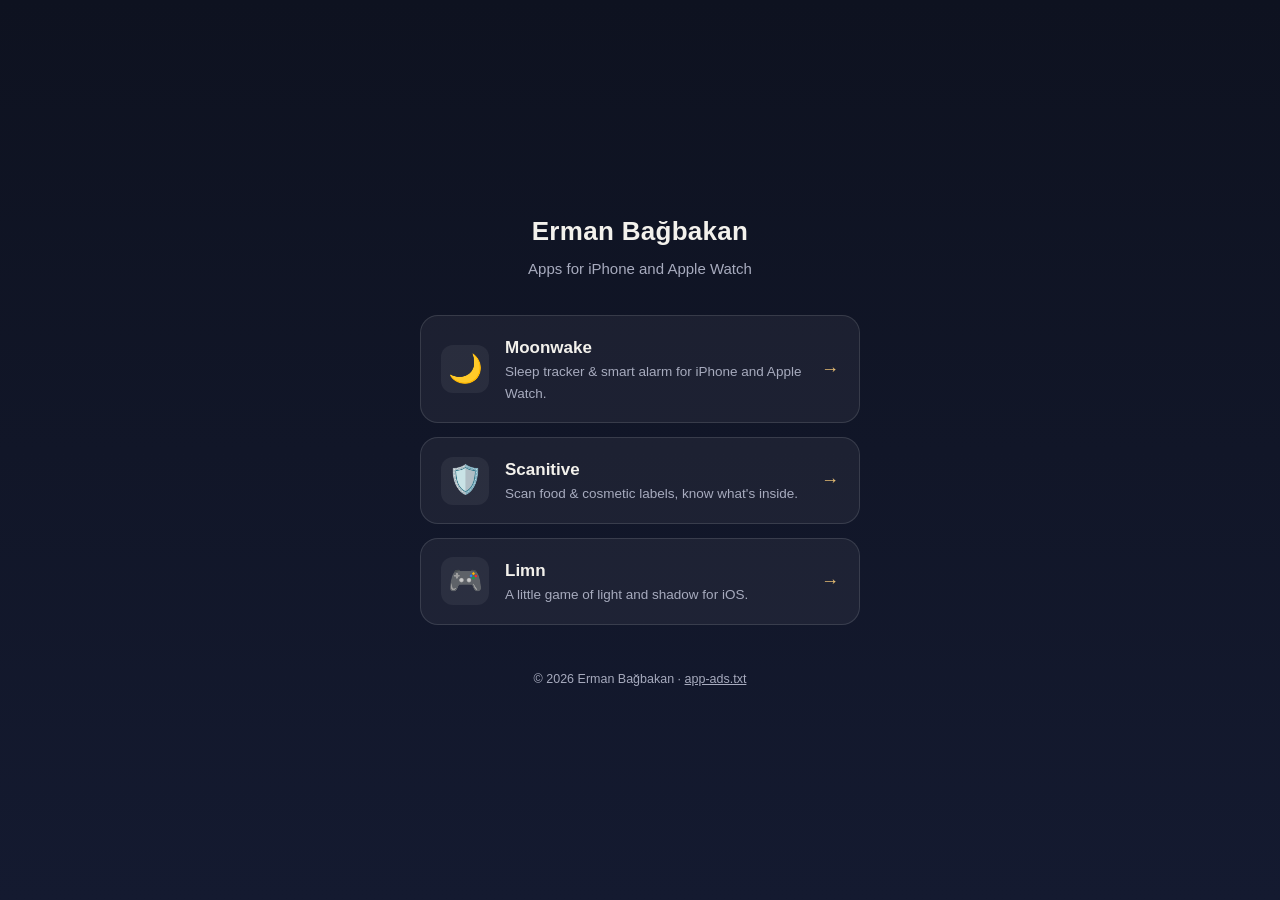
<file: index.html>
<!doctype html>
<html lang="en">
<head>
<meta charset="utf-8">
<meta name="viewport" content="width=device-width, initial-scale=1">
<title>Erman Bağbakan — Apps</title>
<meta name="description" content="iOS apps by Erman Bağbakan: Moonwake, Scanitive, and Limn.">
<style>
:root{--bg:#0e1220;--card:rgba(255,255,255,.05);--line:rgba(255,255,255,.12);
  --ink:#f3f1ec;--dim:#a7abbe;--accent:#e9bf74}
*{box-sizing:border-box;margin:0;padding:0}
body{font-family:-apple-system,BlinkMacSystemFont,"Segoe UI",Inter,Roboto,sans-serif;
  background:linear-gradient(180deg,#0e1220 0%,#141a30 100%);color:var(--ink);
  min-height:100vh;display:flex;flex-direction:column;align-items:center;
  justify-content:center;padding:40px 22px;line-height:1.6;-webkit-font-smoothing:antialiased}
h1{font-size:26px;font-weight:700;letter-spacing:.3px}
.sub{color:var(--dim);font-size:15px;margin:4px 0 34px}
.apps{display:flex;flex-direction:column;gap:14px;width:100%;max-width:440px}
.app{display:flex;align-items:center;gap:16px;background:var(--card);
  border:1px solid var(--line);border-radius:18px;padding:18px 20px;
  text-decoration:none;color:var(--ink);transition:background .15s}
.app:hover{background:rgba(255,255,255,.09)}
.app .ic{font-size:28px;width:48px;height:48px;border-radius:12px;
  display:flex;align-items:center;justify-content:center;background:rgba(255,255,255,.06);flex:none}
.app h2{font-size:17px;font-weight:600}
.app p{font-size:13.5px;color:var(--dim)}
.app .go{margin-left:auto;color:var(--accent);font-size:18px;flex:none}
footer{margin-top:44px;color:var(--dim);font-size:12.5px;text-align:center}
footer a{color:var(--dim)}
</style>
</head>
<body>
<h1>Erman Bağbakan</h1>
<p class="sub">Apps for iPhone and Apple Watch</p>

<nav class="apps">
  <a class="app" href="moonwake-sleeptracker/">
    <span class="ic">🌙</span>
    <span><h2>Moonwake</h2><p>Sleep tracker &amp; smart alarm for iPhone and Apple Watch.</p></span>
    <span class="go">→</span>
  </a>
  <a class="app" href="scanitive-site/">
    <span class="ic">🛡️</span>
    <span><h2>Scanitive</h2><p>Scan food &amp; cosmetic labels, know what's inside.</p></span>
    <span class="go">→</span>
  </a>
  <a class="app" href="limn-game/">
    <span class="ic">🎮</span>
    <span><h2>Limn</h2><p>A little game of light and shadow for iOS.</p></span>
    <span class="go">→</span>
  </a>
</nav>

<footer>
  <p>© 2026 Erman Bağbakan · <a href="app-ads.txt">app-ads.txt</a></p>
</footer>
</body>
</html>
</file>
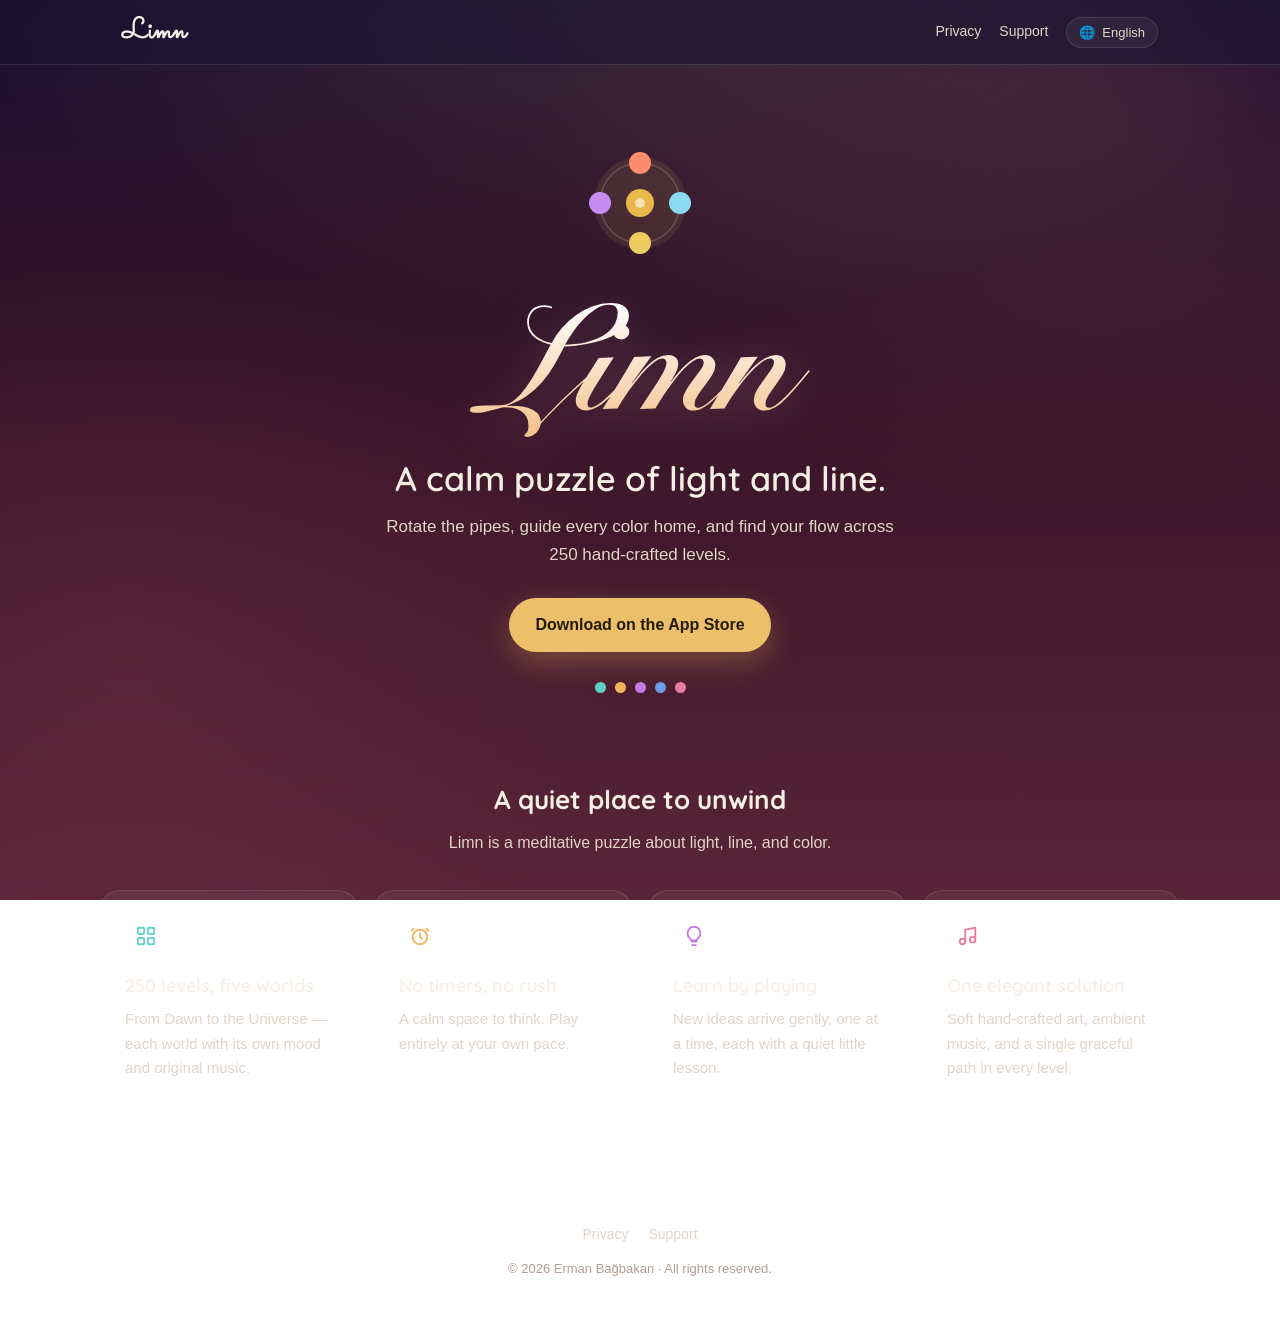
<file: limn-game/index.html>
<!doctype html>
<html lang="en">
<head>
<meta charset="utf-8">
<meta name="viewport" content="width=device-width, initial-scale=1">
<title>Limn — A calm puzzle of light and line</title>
<meta name="description" content="Limn is a meditative color-flow puzzle. Rotate the pipes, guide every color home, across 250 hand-crafted levels. No timers, no rush.">
<link rel="preconnect" href="https://fonts.googleapis.com">
<link rel="preconnect" href="https://fonts.gstatic.com" crossorigin>
<link href="https://fonts.googleapis.com/css2?family=Quicksand:wght@500;600;700&family=Sacramento&display=swap" rel="stylesheet">
<link rel="stylesheet" href="style.css">
<style>
  .spin{transform-origin:64px 64px;animation:spin 26s linear infinite}
  @keyframes spin{to{transform:rotate(360deg)}}
  @media(prefers-reduced-motion:reduce){.spin{animation:none}}
</style>
</head>
<body>
<header>
  <div class="wrap nav">
    <a class="brand" href="index.html"><span class="mark">Limn</span></a>
    <div class="nav-right">
      <a class="nav-link" href="privacy.html" data-i18n="nav.privacy">Privacy</a>
      <a class="nav-link" href="support.html" data-i18n="nav.support">Support</a>
      <div class="langpick">
        <button class="langbtn" aria-label="Language">🌐 <span class="langcur">English</span></button>
        <div class="langmenu" role="menu"></div>
      </div>
    </div>
  </div>
</header>

<main>
  <section class="hero wrap">
    <svg class="logo-orbit" viewBox="0 0 128 128" aria-hidden="true">
      <circle cx="64" cy="64" r="46" fill="rgba(232,184,75,.10)"/>
      <circle cx="64" cy="64" r="40" fill="none" stroke="rgba(255,255,255,.18)" stroke-width="1.5"/>
      <g class="spin">
        <circle cx="64" cy="24" r="11" fill="#fc8c6b"/>
        <circle cx="104" cy="64" r="11" fill="#8cd9f2"/>
        <circle cx="64" cy="104" r="11" fill="#edcc61"/>
        <circle cx="24" cy="64" r="11" fill="#c78cf2"/>
      </g>
      <circle cx="64" cy="64" r="14" fill="#e8b84b"/>
      <circle cx="64" cy="64" r="5" fill="rgba(255,255,255,.6)"/>
    </svg>
    <svg class="wordmark-svg" viewBox="0 0 463 182.4" role="img" aria-label="Limn" xmlns="http://www.w3.org/2000/svg">
      <defs><linearGradient id="wm" x1="0" y1="0" x2="0" y2="1"><stop offset="0" stop-color="#ffffff"/><stop offset="1" stop-color="#f4c08a"/></linearGradient></defs>
      <path fill="url(#wm)" d="M169.4 94.0 Q161.6 101.0 151.7 110.0 Q141.8 119.0 131.8 128.5 Q121.8 138.0 112.5 147.4 Q103.2 156.8 96.4 164.4 Q95.6 168.0 94.0 171.3 Q92.4 174.6 90.0 177.0 Q87.6 179.4 84.7 180.9 Q81.8 182.4 78.6 182.4 Q77.6 182.4 75.9 182.2 Q74.2 182.0 74.2 180.4 Q74.2 179.2 75.0 178.5 Q75.8 177.8 76.9 176.6 Q78.0 175.4 78.8 173.2 Q79.6 171.0 79.6 166.8 Q79.6 158.8 76.3 153.9 Q73.0 149.0 68.1 146.3 Q63.2 143.6 57.5 142.8 Q51.8 142.0 46.8 142.0 Q44.2 142.0 39.8 143.2 Q35.4 144.4 30.3 145.8 Q25.2 147.2 19.9 148.4 Q14.6 149.6 10.0 149.6 Q6.4 149.6 3.2 149.1 Q0.0 148.6 0.0 145.6 Q0.0 143.6 1.4 142.4 Q2.8 141.2 7.3 140.5 Q11.8 139.8 20.1 139.5 Q28.4 139.2 42.4 139.2 Q51.8 139.2 60.2 132.5 Q68.6 125.8 76.7 114.4 Q84.8 103.0 92.9 88.1 Q101.0 73.2 109.8 56.8 Q104.4 55.4 98.8 53.2 Q93.2 51.0 88.5 47.4 Q83.8 43.8 80.8 38.5 Q77.8 33.2 77.8 26.0 Q77.8 15.8 83.9 9.5 Q90.0 3.2 101.4 3.2 Q104.4 3.2 107.2 3.7 Q110.0 4.2 112.0 5.4 L111.2 7.2 Q109.0 6.4 106.7 6.0 Q104.4 5.6 101.6 5.6 Q96.0 5.6 91.9 7.3 Q87.8 9.0 85.2 11.9 Q82.6 14.8 81.4 18.5 Q80.2 22.2 80.2 26.2 Q80.2 31.8 82.7 36.5 Q85.2 41.2 89.5 44.8 Q93.8 48.4 99.4 50.9 Q105.0 53.4 111.2 54.6 Q116.6 43.8 125.1 34.0 Q133.6 24.2 144.2 16.6 Q154.8 9.0 167.0 4.5 Q179.2 0.0 192.0 0.0 Q196.2 0.0 200.5 0.8 Q204.8 1.6 208.3 3.5 Q211.8 5.4 214.1 8.7 Q216.4 12.0 216.4 17.0 Q216.4 25.0 211.6 31.2 Q206.8 37.4 199.0 42.1 Q191.2 46.8 181.5 50.0 Q171.8 53.2 162.0 55.3 Q152.2 57.4 143.4 58.3 Q134.6 59.2 128.4 59.2 Q121.6 72.6 114.4 85.0 Q107.2 97.4 98.0 108.0 Q88.8 118.6 77.2 126.7 Q65.6 134.8 50.2 139.6 L50.2 140.0 Q56.2 140.0 64.0 140.3 Q71.8 140.6 78.8 142.7 Q85.8 144.8 90.8 149.2 Q95.8 153.6 96.4 161.6 Q104.2 153.2 113.3 144.0 Q122.4 134.8 131.9 125.7 Q141.4 116.6 150.7 108.1 Q160.0 99.6 168.2 92.6 Z M201.2 12.4 Q201.2 8.4 198.5 5.4 Q195.8 2.4 189.2 2.4 Q180.2 2.4 171.3 8.1 Q162.4 13.8 154.4 22.1 Q146.4 30.4 140.0 39.8 Q133.6 49.2 129.4 56.8 Q135.2 56.8 142.8 56.0 Q150.4 55.2 158.4 53.3 Q166.4 51.4 174.1 48.1 Q181.8 44.8 187.8 39.9 Q193.8 35.0 197.5 28.2 Q201.2 21.4 201.2 12.4 Z M195.8 74.0 Q186.4 88.8 179.6 99.3 Q172.8 109.8 168.5 117.2 Q164.2 124.6 162.1 129.3 Q160.0 134.0 160.0 137.0 Q160.0 139.4 160.9 140.9 Q161.8 142.4 163.6 142.4 Q167.6 142.4 174.9 137.8 Q182.2 133.2 193.2 122.0 Q197.6 117.4 201.8 112.9 Q206.0 108.4 209.7 104.2 Q213.4 100.0 216.3 96.6 Q219.2 93.2 221.0 91.2 L222.8 92.4 Q220.4 95.6 216.9 99.7 Q213.4 103.8 209.4 108.3 Q205.4 112.8 201.2 117.2 Q197.0 121.6 193.0 125.6 Q181.4 137.2 173.1 141.8 Q164.8 146.4 157.8 146.4 Q151.2 146.4 147.6 142.8 Q144.0 139.2 144.0 133.4 Q144.0 129.4 145.5 125.1 Q147.0 120.8 150.6 114.4 Q154.2 108.0 160.2 98.5 Q166.2 89.0 175.2 75.0 Z M207.4 29.6 Q211.2 29.6 214.1 32.4 Q217.0 35.2 217.0 39.0 Q217.0 43.0 213.8 46.3 Q210.6 49.6 206.6 49.6 Q202.2 49.6 199.0 47.3 Q195.8 45.0 195.8 40.4 Q195.8 35.8 199.3 32.7 Q202.8 29.6 207.4 29.6 Z M273.6 107.2 Q277.4 102.4 282.6 96.1 Q287.8 89.8 293.9 84.2 Q300.0 78.6 306.7 74.7 Q313.4 70.8 320.0 70.8 Q326.4 70.8 330.3 74.8 Q334.2 78.8 334.2 84.0 Q334.2 90.8 329.8 97.9 Q325.4 105.0 320.0 112.0 Q314.6 119.0 310.2 125.6 Q305.8 132.2 305.8 137.6 Q305.8 139.8 306.8 141.3 Q307.8 142.8 310.0 142.8 Q318.2 142.8 336.8 124.2 Q344.4 116.6 351.7 108.1 Q359.0 99.6 364.4 92.6 L366.0 93.4 Q363.6 96.4 360.5 100.2 Q357.4 104.0 353.8 108.3 Q350.2 112.6 346.1 117.2 Q342.0 121.8 337.8 126.0 Q332.2 131.6 327.6 135.5 Q323.0 139.4 319.1 141.8 Q315.2 144.2 311.7 145.3 Q308.2 146.4 304.6 146.4 Q297.6 146.4 293.7 142.5 Q289.8 138.6 289.8 132.6 Q289.8 126.2 294.2 118.8 Q298.6 111.4 304.0 104.4 Q309.4 97.4 313.8 91.3 Q318.2 85.2 318.2 81.4 Q318.2 78.6 316.6 77.1 Q315.0 75.6 312.8 75.6 Q308.6 75.6 303.1 79.5 Q297.6 83.4 291.6 89.6 Q285.6 95.8 279.7 103.4 Q273.8 111.0 268.5 118.6 Q263.2 126.2 259.1 132.8 Q255.0 139.4 252.6 143.6 L231.4 144.4 Q238.2 133.6 244.7 123.9 Q251.2 114.2 256.3 106.1 Q261.4 98.0 264.5 91.8 Q267.6 85.6 267.6 82.0 Q267.6 79.6 266.2 77.6 Q264.8 75.6 261.8 75.6 Q257.6 75.6 252.1 79.5 Q246.6 83.4 240.6 89.6 Q234.6 95.8 228.5 103.4 Q222.4 111.0 217.0 118.6 Q211.6 126.2 207.4 132.8 Q203.2 139.4 200.8 143.6 L180.6 144.4 Q191.6 126.8 202.4 109.3 Q213.2 91.8 223.6 73.6 L247.0 72.4 L220.4 108.8 L220.8 109.2 Q225.0 104.4 230.3 97.8 Q235.6 91.2 241.8 85.2 Q248.0 79.2 255.1 75.0 Q262.2 70.8 270.2 70.8 Q275.8 70.8 279.7 73.8 Q283.6 76.8 283.6 82.8 Q283.6 85.6 282.6 88.8 Q281.6 92.0 280.1 95.1 Q278.6 98.2 276.7 101.3 Q274.8 104.4 273.2 106.8 Z M366.2 110.0 Q369.0 106.4 374.3 99.8 Q379.6 93.2 386.4 86.8 Q393.2 80.4 401.0 75.6 Q408.8 70.8 416.6 70.8 Q423.2 70.8 426.6 74.5 Q430.0 78.2 430.0 83.6 Q430.0 90.4 425.7 97.5 Q421.4 104.6 416.2 111.7 Q411.0 118.8 406.7 125.3 Q402.4 131.8 402.4 137.4 Q402.4 139.8 403.6 141.3 Q404.8 142.8 407.6 142.8 Q410.4 142.8 416.9 138.5 Q423.4 134.2 434.4 122.6 Q443.0 113.4 450.2 104.7 Q457.4 96.0 461.0 91.6 L463.0 92.6 Q457.8 98.8 450.2 108.0 Q442.6 117.2 434.0 126.2 Q423.6 137.2 416.3 141.8 Q409.0 146.4 401.2 146.4 Q393.6 146.4 390.0 142.2 Q386.4 138.0 386.4 132.6 Q386.4 125.8 390.7 118.6 Q395.0 111.4 400.2 104.5 Q405.4 97.6 409.7 91.4 Q414.0 85.2 414.0 80.6 Q414.0 78.4 412.6 77.0 Q411.2 75.6 408.4 75.6 Q404.4 75.6 399.0 79.3 Q393.6 83.0 387.6 88.9 Q381.6 94.8 375.4 102.3 Q369.2 109.8 363.7 117.3 Q358.2 124.8 353.8 131.8 Q349.4 138.8 346.8 143.8 L326.6 144.4 Q337.2 126.8 347.9 109.5 Q358.6 92.2 369.0 74.0 L391.8 73.2 L365.8 109.6 Z"/>
    </svg>
    <h1 class="tagline" data-i18n="hero.tag">A calm puzzle of light and line.</h1>
    <p class="subtag" data-i18n="hero.sub">Rotate the pipes, guide every color home, and find your flow across 250 hand-crafted levels.</p>
    <a class="cta" href="https://apps.apple.com/app/id6781286659" target="_blank" rel="noopener" data-i18n="hero.cta">Download on the App Store</a>
    <div class="dots">
      <i style="background:#5bd1c9"></i><i style="background:#f2b45a"></i>
      <i style="background:#c57be6"></i><i style="background:#6e9bea"></i><i style="background:#e87da2"></i>
    </div>
  </section>

  <section class="section wrap">
    <h2 data-i18n="feat.title">A quiet place to unwind</h2>
    <p class="lead" data-i18n="feat.lead">Limn is a meditative puzzle about light, line, and color.</p>
    <div class="grid">
      <div class="card">
        <div class="ic" style="color:#5bd1c9">
          <svg width="22" height="22" viewBox="0 0 24 24" fill="none" stroke="currentColor" stroke-width="2" stroke-linecap="round"><rect x="3" y="3" width="7" height="7" rx="1.5"/><rect x="14" y="3" width="7" height="7" rx="1.5"/><rect x="3" y="14" width="7" height="7" rx="1.5"/><rect x="14" y="14" width="7" height="7" rx="1.5"/></svg>
        </div>
        <h3 data-i18n="f1.t">250 levels, five worlds</h3>
        <p data-i18n="f1.b">From Dawn to the Universe — each world with its own mood and original music.</p>
      </div>
      <div class="card">
        <div class="ic" style="color:#f2b45a">
          <svg width="22" height="22" viewBox="0 0 24 24" fill="none" stroke="currentColor" stroke-width="2" stroke-linecap="round"><circle cx="12" cy="13" r="8"/><path d="M12 9v4l2 2"/><path d="M5 4 3 6M19 4l2 2"/></svg>
        </div>
        <h3 data-i18n="f2.t">No timers, no rush</h3>
        <p data-i18n="f2.b">A calm space to think. Play entirely at your own pace.</p>
      </div>
      <div class="card">
        <div class="ic" style="color:#c57be6">
          <svg width="22" height="22" viewBox="0 0 24 24" fill="none" stroke="currentColor" stroke-width="2" stroke-linecap="round" stroke-linejoin="round"><path d="M9 18h6M10 22h4M12 2a7 7 0 0 0-4 12.7c.6.5 1 1.2 1 2h6c0-.8.4-1.5 1-2A7 7 0 0 0 12 2Z"/></svg>
        </div>
        <h3 data-i18n="f3.t">Learn by playing</h3>
        <p data-i18n="f3.b">New ideas arrive gently, one at a time, each with a quiet little lesson.</p>
      </div>
      <div class="card">
        <div class="ic" style="color:#e87da2">
          <svg width="22" height="22" viewBox="0 0 24 24" fill="none" stroke="currentColor" stroke-width="2" stroke-linecap="round" stroke-linejoin="round"><path d="M9 18V5l11-2v13"/><circle cx="6" cy="18" r="3"/><circle cx="17" cy="16" r="3"/></svg>
        </div>
        <h3 data-i18n="f4.t">One elegant solution</h3>
        <p data-i18n="f4.b">Soft hand-crafted art, ambient music, and a single graceful path in every level.</p>
      </div>
    </div>
  </section>
</main>

<footer>
  <div class="wrap">
    <div class="foot-links">
      <a href="privacy.html" data-i18n="nav.privacy">Privacy</a>
      <a href="support.html" data-i18n="nav.support">Support</a>
    </div>
    <p class="copy">© 2026 Erman Bağbakan · <span data-i18n="foot.rights">All rights reserved.</span></p>
  </div>
</footer>
<script src="i18n.js"></script>
</body>
</html>
</file>
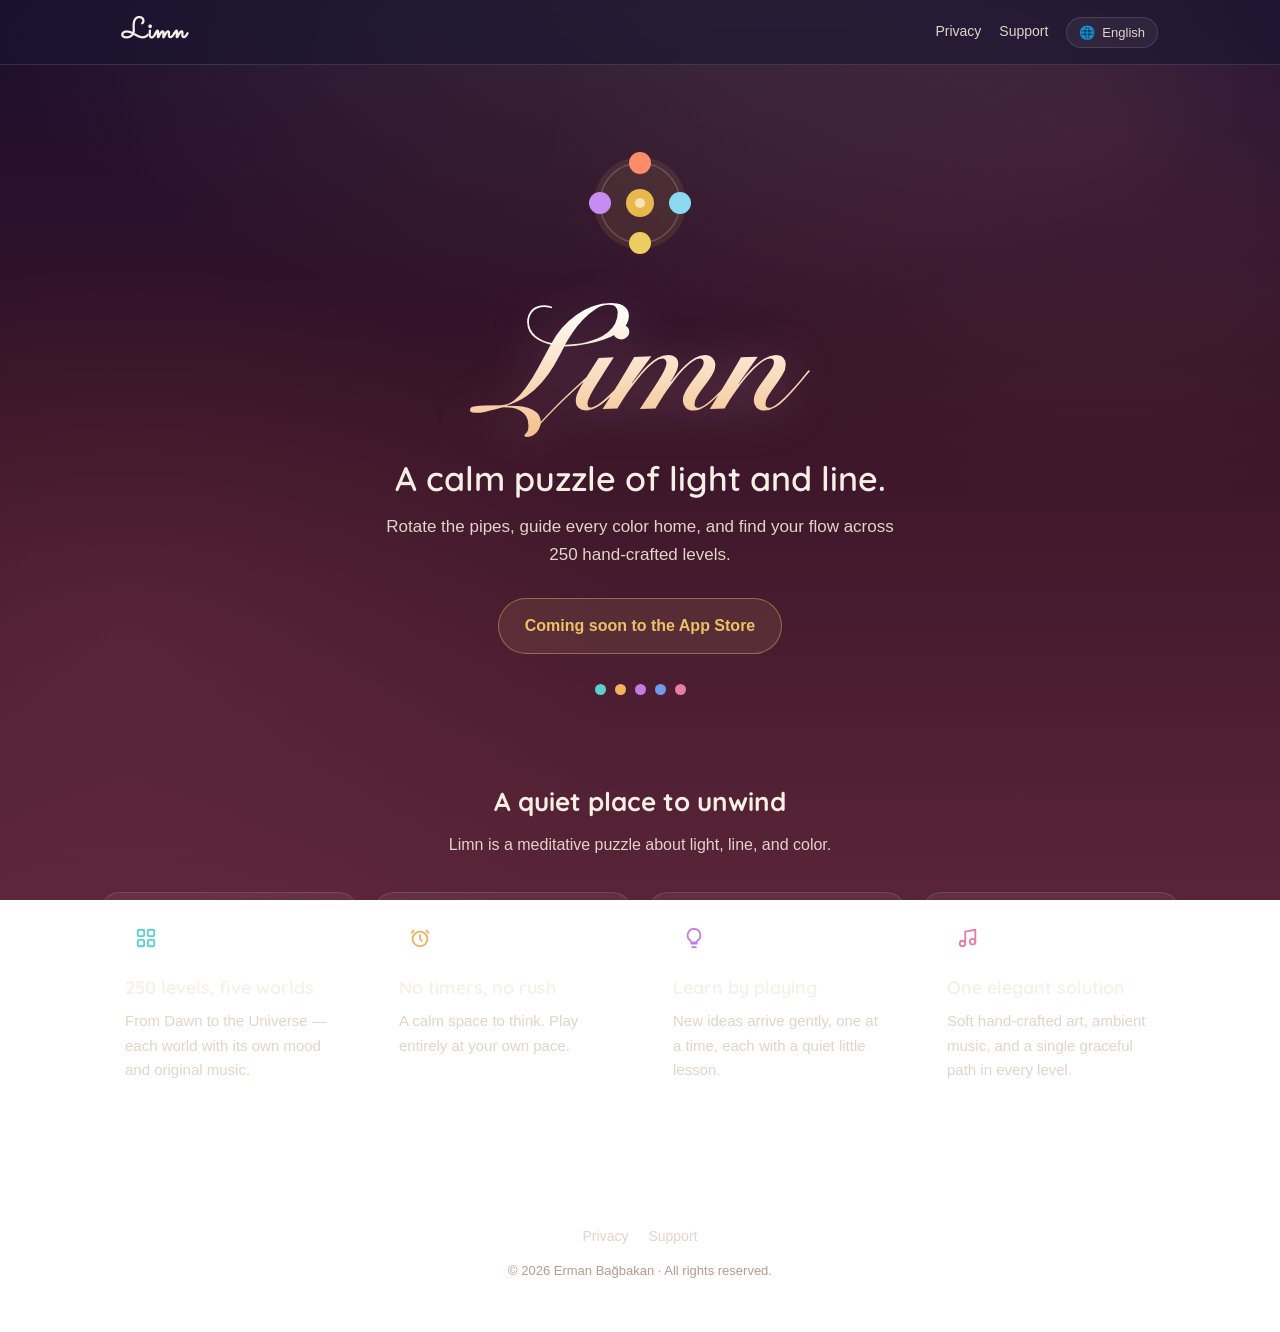
<file: limn-site/index.html>
<!doctype html>
<html lang="en">
<head>
<meta charset="utf-8">
<meta name="viewport" content="width=device-width, initial-scale=1">
<title>Limn — A calm puzzle of light and line</title>
<meta name="description" content="Limn is a meditative color-flow puzzle. Rotate the pipes, guide every color home, across 250 hand-crafted levels. No timers, no rush.">
<link rel="preconnect" href="https://fonts.googleapis.com">
<link rel="preconnect" href="https://fonts.gstatic.com" crossorigin>
<link href="https://fonts.googleapis.com/css2?family=Quicksand:wght@500;600;700&family=Sacramento&display=swap" rel="stylesheet">
<link rel="stylesheet" href="style.css">
<style>
  .spin{transform-origin:64px 64px;animation:spin 26s linear infinite}
  @keyframes spin{to{transform:rotate(360deg)}}
  @media(prefers-reduced-motion:reduce){.spin{animation:none}}
</style>
</head>
<body>
<header>
  <div class="wrap nav">
    <a class="brand" href="index.html"><span class="mark">Limn</span></a>
    <div class="nav-right">
      <a class="nav-link" href="privacy.html" data-i18n="nav.privacy">Privacy</a>
      <a class="nav-link" href="support.html" data-i18n="nav.support">Support</a>
      <div class="langpick">
        <button class="langbtn" aria-label="Language">🌐 <span class="langcur">English</span></button>
        <div class="langmenu" role="menu"></div>
      </div>
    </div>
  </div>
</header>

<main>
  <section class="hero wrap">
    <svg class="logo-orbit" viewBox="0 0 128 128" aria-hidden="true">
      <circle cx="64" cy="64" r="46" fill="rgba(232,184,75,.10)"/>
      <circle cx="64" cy="64" r="40" fill="none" stroke="rgba(255,255,255,.18)" stroke-width="1.5"/>
      <g class="spin">
        <circle cx="64" cy="24" r="11" fill="#fc8c6b"/>
        <circle cx="104" cy="64" r="11" fill="#8cd9f2"/>
        <circle cx="64" cy="104" r="11" fill="#edcc61"/>
        <circle cx="24" cy="64" r="11" fill="#c78cf2"/>
      </g>
      <circle cx="64" cy="64" r="14" fill="#e8b84b"/>
      <circle cx="64" cy="64" r="5" fill="rgba(255,255,255,.6)"/>
    </svg>
    <svg class="wordmark-svg" viewBox="0 0 463 182.4" role="img" aria-label="Limn" xmlns="http://www.w3.org/2000/svg">
      <defs><linearGradient id="wm" x1="0" y1="0" x2="0" y2="1"><stop offset="0" stop-color="#ffffff"/><stop offset="1" stop-color="#f4c08a"/></linearGradient></defs>
      <path fill="url(#wm)" d="M169.4 94.0 Q161.6 101.0 151.7 110.0 Q141.8 119.0 131.8 128.5 Q121.8 138.0 112.5 147.4 Q103.2 156.8 96.4 164.4 Q95.6 168.0 94.0 171.3 Q92.4 174.6 90.0 177.0 Q87.6 179.4 84.7 180.9 Q81.8 182.4 78.6 182.4 Q77.6 182.4 75.9 182.2 Q74.2 182.0 74.2 180.4 Q74.2 179.2 75.0 178.5 Q75.8 177.8 76.9 176.6 Q78.0 175.4 78.8 173.2 Q79.6 171.0 79.6 166.8 Q79.6 158.8 76.3 153.9 Q73.0 149.0 68.1 146.3 Q63.2 143.6 57.5 142.8 Q51.8 142.0 46.8 142.0 Q44.2 142.0 39.8 143.2 Q35.4 144.4 30.3 145.8 Q25.2 147.2 19.9 148.4 Q14.6 149.6 10.0 149.6 Q6.4 149.6 3.2 149.1 Q0.0 148.6 0.0 145.6 Q0.0 143.6 1.4 142.4 Q2.8 141.2 7.3 140.5 Q11.8 139.8 20.1 139.5 Q28.4 139.2 42.4 139.2 Q51.8 139.2 60.2 132.5 Q68.6 125.8 76.7 114.4 Q84.8 103.0 92.9 88.1 Q101.0 73.2 109.8 56.8 Q104.4 55.4 98.8 53.2 Q93.2 51.0 88.5 47.4 Q83.8 43.8 80.8 38.5 Q77.8 33.2 77.8 26.0 Q77.8 15.8 83.9 9.5 Q90.0 3.2 101.4 3.2 Q104.4 3.2 107.2 3.7 Q110.0 4.2 112.0 5.4 L111.2 7.2 Q109.0 6.4 106.7 6.0 Q104.4 5.6 101.6 5.6 Q96.0 5.6 91.9 7.3 Q87.8 9.0 85.2 11.9 Q82.6 14.8 81.4 18.5 Q80.2 22.2 80.2 26.2 Q80.2 31.8 82.7 36.5 Q85.2 41.2 89.5 44.8 Q93.8 48.4 99.4 50.9 Q105.0 53.4 111.2 54.6 Q116.6 43.8 125.1 34.0 Q133.6 24.2 144.2 16.6 Q154.8 9.0 167.0 4.5 Q179.2 0.0 192.0 0.0 Q196.2 0.0 200.5 0.8 Q204.8 1.6 208.3 3.5 Q211.8 5.4 214.1 8.7 Q216.4 12.0 216.4 17.0 Q216.4 25.0 211.6 31.2 Q206.8 37.4 199.0 42.1 Q191.2 46.8 181.5 50.0 Q171.8 53.2 162.0 55.3 Q152.2 57.4 143.4 58.3 Q134.6 59.2 128.4 59.2 Q121.6 72.6 114.4 85.0 Q107.2 97.4 98.0 108.0 Q88.8 118.6 77.2 126.7 Q65.6 134.8 50.2 139.6 L50.2 140.0 Q56.2 140.0 64.0 140.3 Q71.8 140.6 78.8 142.7 Q85.8 144.8 90.8 149.2 Q95.8 153.6 96.4 161.6 Q104.2 153.2 113.3 144.0 Q122.4 134.8 131.9 125.7 Q141.4 116.6 150.7 108.1 Q160.0 99.6 168.2 92.6 Z M201.2 12.4 Q201.2 8.4 198.5 5.4 Q195.8 2.4 189.2 2.4 Q180.2 2.4 171.3 8.1 Q162.4 13.8 154.4 22.1 Q146.4 30.4 140.0 39.8 Q133.6 49.2 129.4 56.8 Q135.2 56.8 142.8 56.0 Q150.4 55.2 158.4 53.3 Q166.4 51.4 174.1 48.1 Q181.8 44.8 187.8 39.9 Q193.8 35.0 197.5 28.2 Q201.2 21.4 201.2 12.4 Z M195.8 74.0 Q186.4 88.8 179.6 99.3 Q172.8 109.8 168.5 117.2 Q164.2 124.6 162.1 129.3 Q160.0 134.0 160.0 137.0 Q160.0 139.4 160.9 140.9 Q161.8 142.4 163.6 142.4 Q167.6 142.4 174.9 137.8 Q182.2 133.2 193.2 122.0 Q197.6 117.4 201.8 112.9 Q206.0 108.4 209.7 104.2 Q213.4 100.0 216.3 96.6 Q219.2 93.2 221.0 91.2 L222.8 92.4 Q220.4 95.6 216.9 99.7 Q213.4 103.8 209.4 108.3 Q205.4 112.8 201.2 117.2 Q197.0 121.6 193.0 125.6 Q181.4 137.2 173.1 141.8 Q164.8 146.4 157.8 146.4 Q151.2 146.4 147.6 142.8 Q144.0 139.2 144.0 133.4 Q144.0 129.4 145.5 125.1 Q147.0 120.8 150.6 114.4 Q154.2 108.0 160.2 98.5 Q166.2 89.0 175.2 75.0 Z M207.4 29.6 Q211.2 29.6 214.1 32.4 Q217.0 35.2 217.0 39.0 Q217.0 43.0 213.8 46.3 Q210.6 49.6 206.6 49.6 Q202.2 49.6 199.0 47.3 Q195.8 45.0 195.8 40.4 Q195.8 35.8 199.3 32.7 Q202.8 29.6 207.4 29.6 Z M273.6 107.2 Q277.4 102.4 282.6 96.1 Q287.8 89.8 293.9 84.2 Q300.0 78.6 306.7 74.7 Q313.4 70.8 320.0 70.8 Q326.4 70.8 330.3 74.8 Q334.2 78.8 334.2 84.0 Q334.2 90.8 329.8 97.9 Q325.4 105.0 320.0 112.0 Q314.6 119.0 310.2 125.6 Q305.8 132.2 305.8 137.6 Q305.8 139.8 306.8 141.3 Q307.8 142.8 310.0 142.8 Q318.2 142.8 336.8 124.2 Q344.4 116.6 351.7 108.1 Q359.0 99.6 364.4 92.6 L366.0 93.4 Q363.6 96.4 360.5 100.2 Q357.4 104.0 353.8 108.3 Q350.2 112.6 346.1 117.2 Q342.0 121.8 337.8 126.0 Q332.2 131.6 327.6 135.5 Q323.0 139.4 319.1 141.8 Q315.2 144.2 311.7 145.3 Q308.2 146.4 304.6 146.4 Q297.6 146.4 293.7 142.5 Q289.8 138.6 289.8 132.6 Q289.8 126.2 294.2 118.8 Q298.6 111.4 304.0 104.4 Q309.4 97.4 313.8 91.3 Q318.2 85.2 318.2 81.4 Q318.2 78.6 316.6 77.1 Q315.0 75.6 312.8 75.6 Q308.6 75.6 303.1 79.5 Q297.6 83.4 291.6 89.6 Q285.6 95.8 279.7 103.4 Q273.8 111.0 268.5 118.6 Q263.2 126.2 259.1 132.8 Q255.0 139.4 252.6 143.6 L231.4 144.4 Q238.2 133.6 244.7 123.9 Q251.2 114.2 256.3 106.1 Q261.4 98.0 264.5 91.8 Q267.6 85.6 267.6 82.0 Q267.6 79.6 266.2 77.6 Q264.8 75.6 261.8 75.6 Q257.6 75.6 252.1 79.5 Q246.6 83.4 240.6 89.6 Q234.6 95.8 228.5 103.4 Q222.4 111.0 217.0 118.6 Q211.6 126.2 207.4 132.8 Q203.2 139.4 200.8 143.6 L180.6 144.4 Q191.6 126.8 202.4 109.3 Q213.2 91.8 223.6 73.6 L247.0 72.4 L220.4 108.8 L220.8 109.2 Q225.0 104.4 230.3 97.8 Q235.6 91.2 241.8 85.2 Q248.0 79.2 255.1 75.0 Q262.2 70.8 270.2 70.8 Q275.8 70.8 279.7 73.8 Q283.6 76.8 283.6 82.8 Q283.6 85.6 282.6 88.8 Q281.6 92.0 280.1 95.1 Q278.6 98.2 276.7 101.3 Q274.8 104.4 273.2 106.8 Z M366.2 110.0 Q369.0 106.4 374.3 99.8 Q379.6 93.2 386.4 86.8 Q393.2 80.4 401.0 75.6 Q408.8 70.8 416.6 70.8 Q423.2 70.8 426.6 74.5 Q430.0 78.2 430.0 83.6 Q430.0 90.4 425.7 97.5 Q421.4 104.6 416.2 111.7 Q411.0 118.8 406.7 125.3 Q402.4 131.8 402.4 137.4 Q402.4 139.8 403.6 141.3 Q404.8 142.8 407.6 142.8 Q410.4 142.8 416.9 138.5 Q423.4 134.2 434.4 122.6 Q443.0 113.4 450.2 104.7 Q457.4 96.0 461.0 91.6 L463.0 92.6 Q457.8 98.8 450.2 108.0 Q442.6 117.2 434.0 126.2 Q423.6 137.2 416.3 141.8 Q409.0 146.4 401.2 146.4 Q393.6 146.4 390.0 142.2 Q386.4 138.0 386.4 132.6 Q386.4 125.8 390.7 118.6 Q395.0 111.4 400.2 104.5 Q405.4 97.6 409.7 91.4 Q414.0 85.2 414.0 80.6 Q414.0 78.4 412.6 77.0 Q411.2 75.6 408.4 75.6 Q404.4 75.6 399.0 79.3 Q393.6 83.0 387.6 88.9 Q381.6 94.8 375.4 102.3 Q369.2 109.8 363.7 117.3 Q358.2 124.8 353.8 131.8 Q349.4 138.8 346.8 143.8 L326.6 144.4 Q337.2 126.8 347.9 109.5 Q358.6 92.2 369.0 74.0 L391.8 73.2 L365.8 109.6 Z"/>
    </svg>
    <h1 class="tagline" data-i18n="hero.tag">A calm puzzle of light and line.</h1>
    <p class="subtag" data-i18n="hero.sub">Rotate the pipes, guide every color home, and find your flow across 250 hand-crafted levels.</p>
    <span class="cta soon" data-i18n="hero.cta">Coming soon to the App Store</span>
    <div class="dots">
      <i style="background:#5bd1c9"></i><i style="background:#f2b45a"></i>
      <i style="background:#c57be6"></i><i style="background:#6e9bea"></i><i style="background:#e87da2"></i>
    </div>
  </section>

  <section class="section wrap">
    <h2 data-i18n="feat.title">A quiet place to unwind</h2>
    <p class="lead" data-i18n="feat.lead">Limn is a meditative puzzle about light, line, and color.</p>
    <div class="grid">
      <div class="card">
        <div class="ic" style="color:#5bd1c9">
          <svg width="22" height="22" viewBox="0 0 24 24" fill="none" stroke="currentColor" stroke-width="2" stroke-linecap="round"><rect x="3" y="3" width="7" height="7" rx="1.5"/><rect x="14" y="3" width="7" height="7" rx="1.5"/><rect x="3" y="14" width="7" height="7" rx="1.5"/><rect x="14" y="14" width="7" height="7" rx="1.5"/></svg>
        </div>
        <h3 data-i18n="f1.t">250 levels, five worlds</h3>
        <p data-i18n="f1.b">From Dawn to the Universe — each world with its own mood and original music.</p>
      </div>
      <div class="card">
        <div class="ic" style="color:#f2b45a">
          <svg width="22" height="22" viewBox="0 0 24 24" fill="none" stroke="currentColor" stroke-width="2" stroke-linecap="round"><circle cx="12" cy="13" r="8"/><path d="M12 9v4l2 2"/><path d="M5 4 3 6M19 4l2 2"/></svg>
        </div>
        <h3 data-i18n="f2.t">No timers, no rush</h3>
        <p data-i18n="f2.b">A calm space to think. Play entirely at your own pace.</p>
      </div>
      <div class="card">
        <div class="ic" style="color:#c57be6">
          <svg width="22" height="22" viewBox="0 0 24 24" fill="none" stroke="currentColor" stroke-width="2" stroke-linecap="round" stroke-linejoin="round"><path d="M9 18h6M10 22h4M12 2a7 7 0 0 0-4 12.7c.6.5 1 1.2 1 2h6c0-.8.4-1.5 1-2A7 7 0 0 0 12 2Z"/></svg>
        </div>
        <h3 data-i18n="f3.t">Learn by playing</h3>
        <p data-i18n="f3.b">New ideas arrive gently, one at a time, each with a quiet little lesson.</p>
      </div>
      <div class="card">
        <div class="ic" style="color:#e87da2">
          <svg width="22" height="22" viewBox="0 0 24 24" fill="none" stroke="currentColor" stroke-width="2" stroke-linecap="round" stroke-linejoin="round"><path d="M9 18V5l11-2v13"/><circle cx="6" cy="18" r="3"/><circle cx="17" cy="16" r="3"/></svg>
        </div>
        <h3 data-i18n="f4.t">One elegant solution</h3>
        <p data-i18n="f4.b">Soft hand-crafted art, ambient music, and a single graceful path in every level.</p>
      </div>
    </div>
  </section>
</main>

<footer>
  <div class="wrap">
    <div class="foot-links">
      <a href="privacy.html" data-i18n="nav.privacy">Privacy</a>
      <a href="support.html" data-i18n="nav.support">Support</a>
    </div>
    <p class="copy">© 2026 Erman Bağbakan · <span data-i18n="foot.rights">All rights reserved.</span></p>
  </div>
</footer>
<script src="i18n.js"></script>
</body>
</html>
</file>
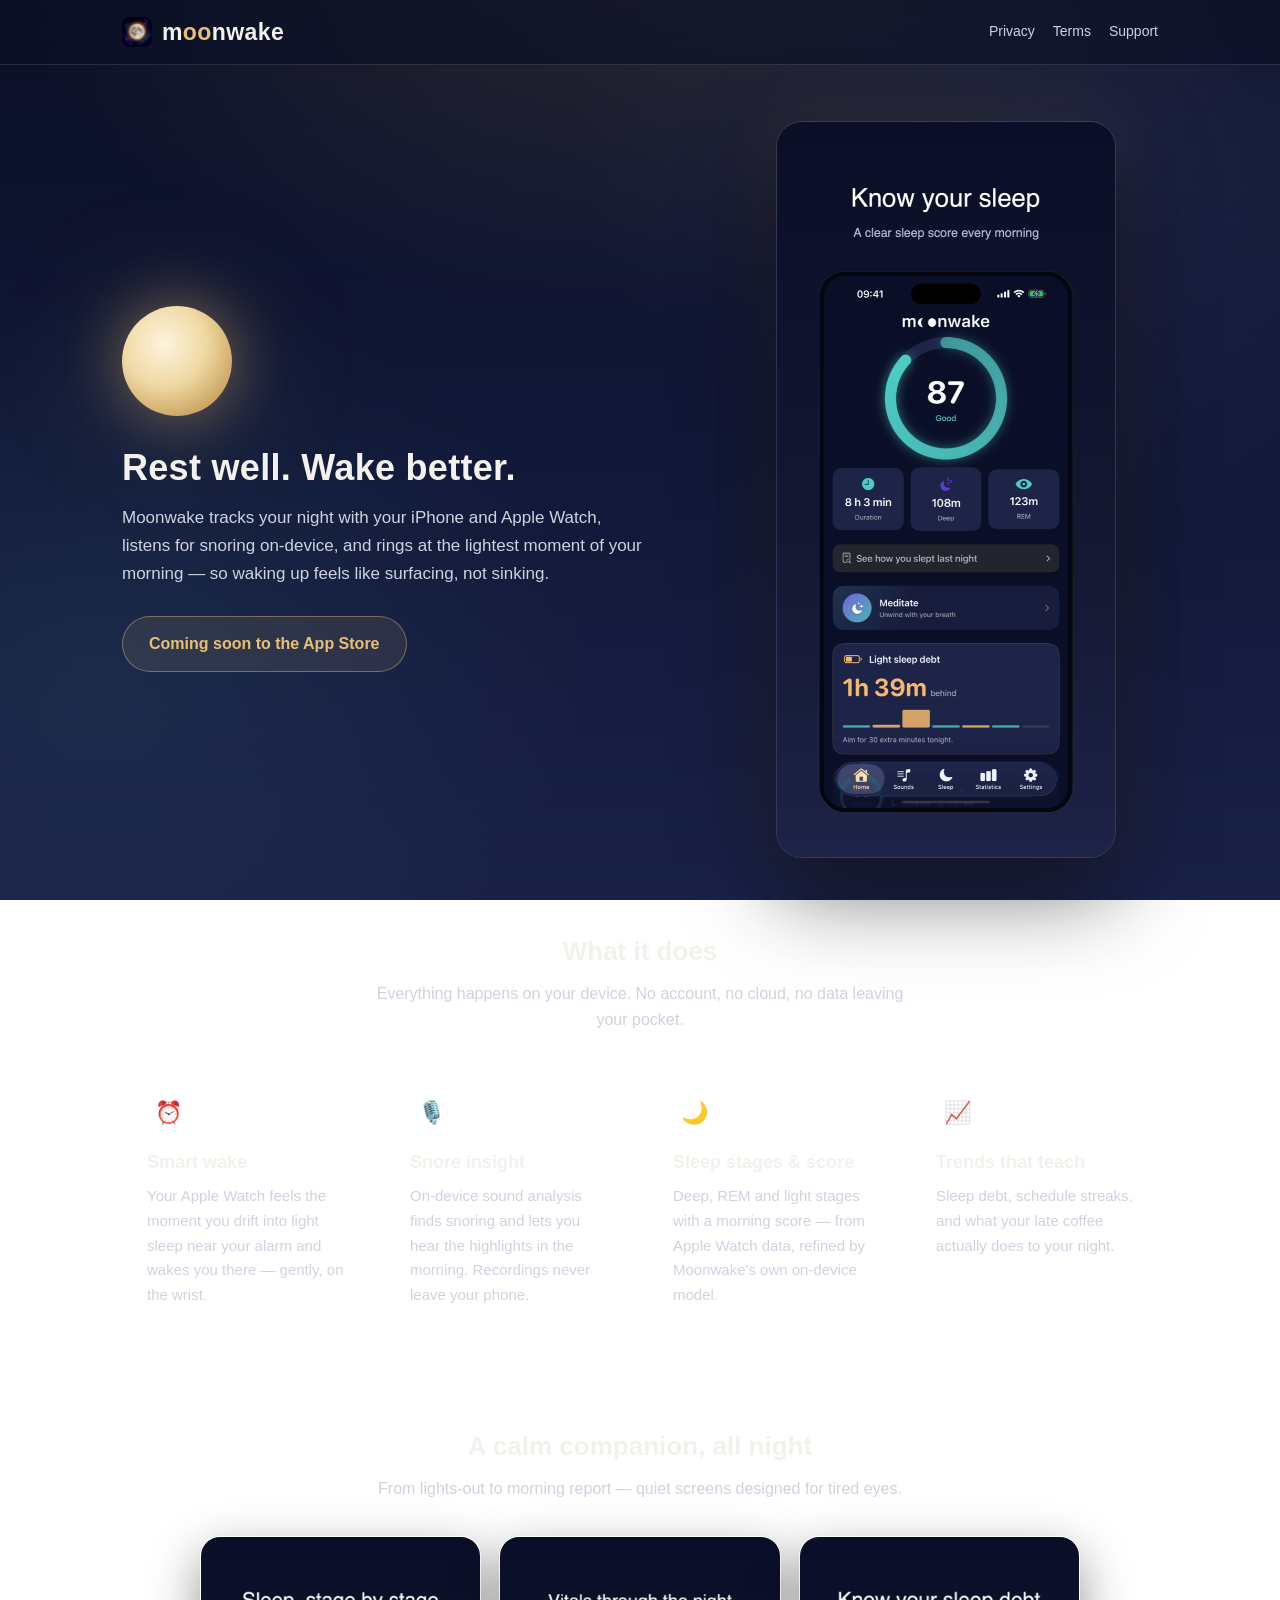
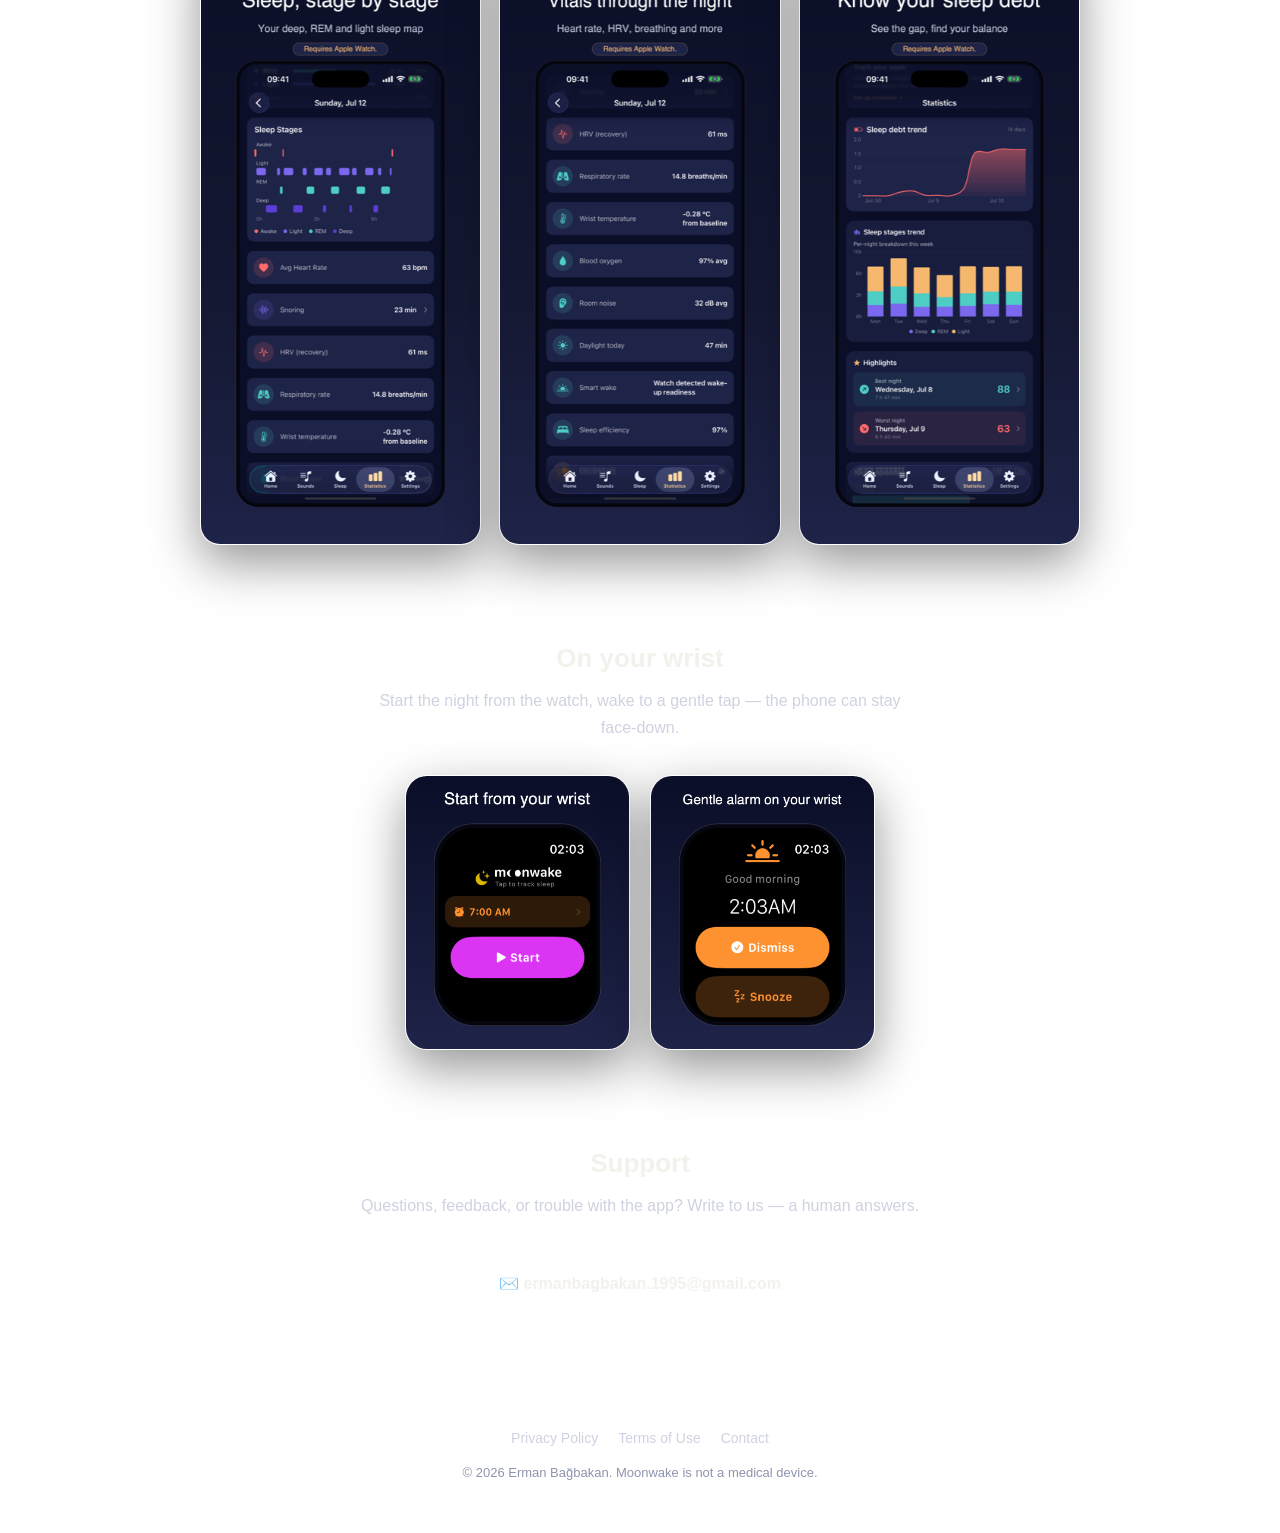
<file: moonwake-sleeptracker/index.html>
<!doctype html>
<html lang="en">
<head>
<meta charset="utf-8">
<meta name="viewport" content="width=device-width, initial-scale=1">
<title>Moonwake — Sleep Tracker & Smart Alarm for iPhone and Apple Watch</title>
<meta name="description" content="Moonwake tracks your sleep, records snoring on-device, and wakes you at the lightest moment of your morning with a smart alarm on Apple Watch.">
<link rel="icon" type="image/png" href="assets/icon.png">
<link rel="apple-touch-icon" href="assets/icon.png">
<meta property="og:title" content="Moonwake — Sleep Tracker & Smart Alarm">
<meta property="og:description" content="Rest well. Wake better. Sleep tracking, snore insight, and a gentle smart alarm on Apple Watch.">
<meta property="og:image" content="https://ebagbakan-bit.github.io/moonwake-sleeptracker/assets/hero-phone.png">
<meta property="og:url" content="https://ebagbakan-bit.github.io/moonwake-sleeptracker/">
<link rel="stylesheet" href="style.css">
</head>
<body>
<header>
  <div class="wrap nav">
    <a class="brand" href="index.html"><img class="brand-icon" src="assets/icon.png" alt=""><span class="mark">m<span class="oo">oo</span>nwake</span></a>
    <div class="nav-right">
      <a class="nav-link" href="privacy.html">Privacy</a>
      <a class="nav-link" href="terms.html">Terms</a>
      <a class="nav-link" href="mailto:ermanbagbakan.1995@gmail.com">Support</a>
    </div>
  </div>
</header>

<main class="wrap">
  <section class="hero-split">
    <div class="hero-copy">
      <div class="moon" aria-hidden="true"></div>
      <h1 class="tagline">Rest well. Wake better.</h1>
      <p class="subtag">Moonwake tracks your night with your iPhone and Apple Watch, listens for snoring on-device, and rings at the lightest moment of your morning — so waking up feels like surfacing, not sinking.</p>
      <span class="cta soon">Coming soon to the App Store</span>
    </div>
    <div class="hero-shot">
      <img src="assets/hero-phone.png" alt="Moonwake app on iPhone showing the sleep home screen" width="644" height="1400">
    </div>
  </section>

  <section class="section">
    <h2>What it does</h2>
    <p class="lead">Everything happens on your device. No account, no cloud, no data leaving your pocket.</p>
    <div class="grid">
      <div class="card"><div class="ic">⏰</div><h3>Smart wake</h3><p>Your Apple Watch feels the moment you drift into light sleep near your alarm and wakes you there — gently, on the wrist.</p></div>
      <div class="card"><div class="ic">🎙️</div><h3>Snore insight</h3><p>On-device sound analysis finds snoring and lets you hear the highlights in the morning. Recordings never leave your phone.</p></div>
      <div class="card"><div class="ic">🌙</div><h3>Sleep stages & score</h3><p>Deep, REM and light stages with a morning score — from Apple Watch data, refined by Moonwake's own on-device model.</p></div>
      <div class="card"><div class="ic">📈</div><h3>Trends that teach</h3><p>Sleep debt, schedule streaks, and what your late coffee actually does to your night.</p></div>
    </div>
  </section>

  <section class="section">
    <h2>A calm companion, all night</h2>
    <p class="lead">From lights-out to morning report — quiet screens designed for tired eyes.</p>
    <div class="shots-row">
      <img class="shot" src="assets/shot-4.png" alt="Smart alarm setup screen" loading="lazy">
      <img class="shot" src="assets/shot-5.png" alt="Morning sleep report with score and stages" loading="lazy">
      <img class="shot" src="assets/shot-7.png" alt="Sleep sounds library" loading="lazy">
    </div>
  </section>

  <section class="section">
    <h2>On your wrist</h2>
    <p class="lead">Start the night from the watch, wake to a gentle tap — the phone can stay face-down.</p>
    <div class="watch-row">
      <img class="watch-shot" src="assets/watch-1.png" alt="Moonwake on Apple Watch — tracking screen" loading="lazy">
      <img class="watch-shot" src="assets/watch-3.png" alt="Moonwake on Apple Watch — smart alarm" loading="lazy">
    </div>
  </section>

  <section class="section" id="support">
    <h2>Support</h2>
    <p class="lead">Questions, feedback, or trouble with the app? Write to us — a human answers.</p>
    <p style="text-align:center">
      <a class="email-pill" href="mailto:ermanbagbakan.1995@gmail.com">✉️ ermanbagbakan.1995@gmail.com</a>
    </p>
  </section>
</main>

<footer>
  <div class="wrap">
    <div class="foot-links">
      <a href="privacy.html">Privacy Policy</a>
      <a href="terms.html">Terms of Use</a>
      <a href="mailto:ermanbagbakan.1995@gmail.com">Contact</a>
    </div>
    <p class="copy">© 2026 Erman Bağbakan. Moonwake is not a medical device.</p>
  </div>
</footer>
</body>
</html>
</file>
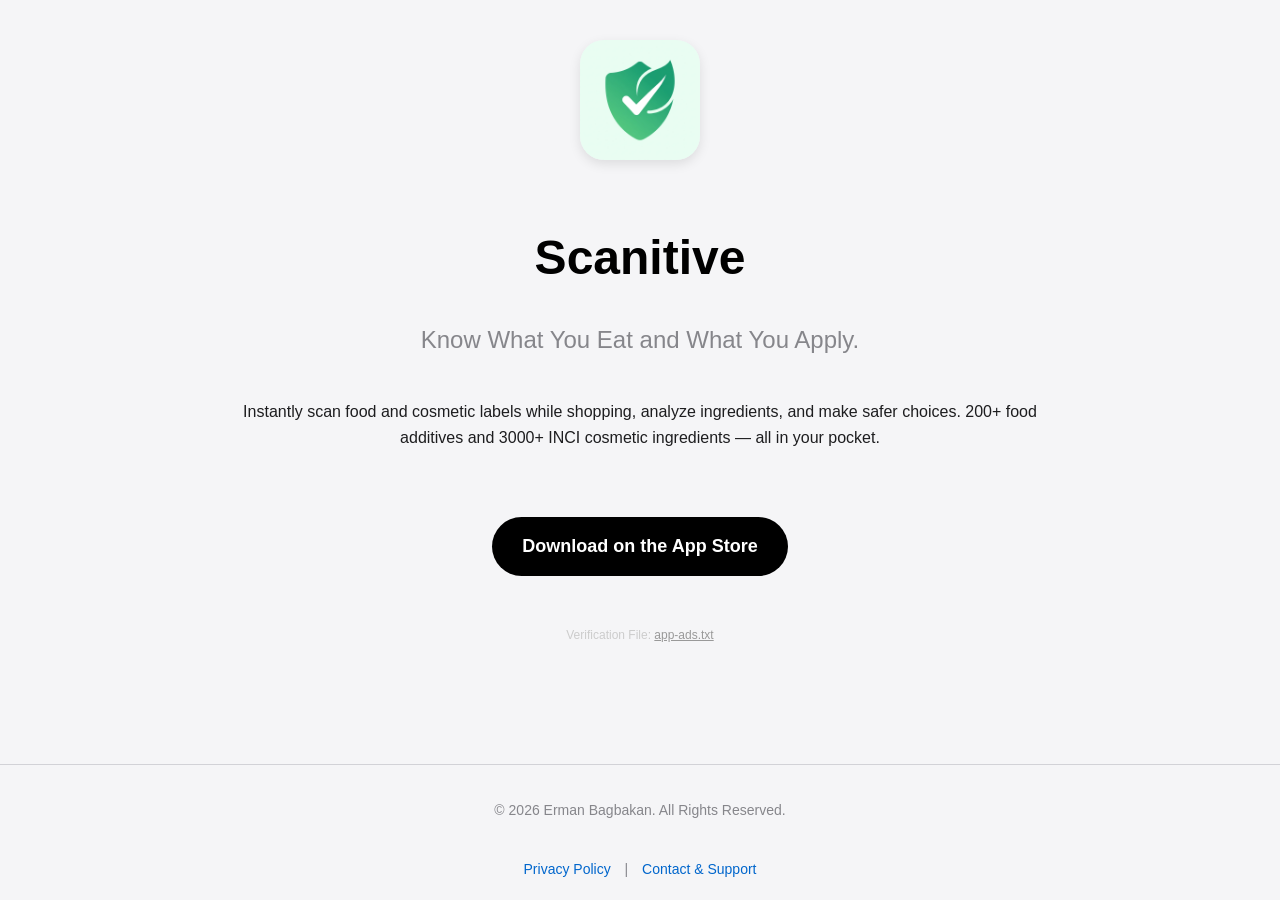
<file: scanitive-site/index.html>
<!DOCTYPE html>
<html lang="en">

<head>
    <meta charset="UTF-8">
    <meta name="viewport" content="width=device-width, initial-scale=1.0">
    <title>Scanitive - Ingredient Scanner</title>
    <style>
        body {
            font-family: -apple-system, BlinkMacSystemFont, 'Segoe UI', Roboto, Oxygen, Ubuntu, Cantarell, 'Open Sans', 'Helvetica Neue', sans-serif;
            background-color: #f5f5f7;
            color: #1d1d1f;
            line-height: 1.6;
            margin: 0;
            padding: 0;
            display: flex;
            flex-direction: column;
            min-height: 100vh;
        }

        .container {
            max-width: 800px;
            margin: 0 auto;
            padding: 40px 20px;
            text-align: center;
            flex: 1;
        }

        .logo {
            font-size: 80px;
            margin-bottom: 20px;
        }

        h1 {
            font-size: 48px;
            margin-bottom: 10px;
            color: #000;
        }

        p.subtitle {
            font-size: 24px;
            color: #86868b;
            margin-bottom: 40px;
        }

        .app-store-button {
            display: inline-block;
            background-color: #000;
            color: #fff;
            padding: 15px 30px;
            border-radius: 30px;
            text-decoration: none;
            font-weight: bold;
            font-size: 18px;
            transition: transform 0.2s;
        }

        .app-store-button:hover {
            transform: scale(1.05);
            background-color: #333;
        }

        footer {
            margin-top: 60px;
            padding: 20px;
            border-top: 1px solid #d2d2d7;
            text-align: center;
            font-size: 14px;
            color: #86868b;
        }

        footer a {
            color: #0066cc;
            text-decoration: none;
            margin: 0 10px;
        }

        footer a:hover {
            text-decoration: underline;
        }
    </style>
    <script>
        const translations = {
            en: {
                title: "Scanitive - Ingredient Scanner",
                subtitle: "Know What You Eat and What You Apply.",
                description: "Instantly scan food and cosmetic labels while shopping, analyze ingredients, and make safer choices. 200+ food additives and 3000+ INCI cosmetic ingredients \u2014 all in your pocket.",
                download: " Download on the App Store",
                privacy: "Privacy Policy",
                contact: "Contact & Support",
                rights: "\u00a9 2026 Erman Bagbakan. All Rights Reserved."
            },
            tr: {
                title: "Scanitive - \u0130\u00e7erik Taray\u0131c\u0131",
                subtitle: "Yediklerinizi ve Cildinize S\u00fcrd\u00fcklerinizi Tan\u0131y\u0131n.",
                description: "Al\u0131\u015fveri\u015fte g\u0131da ve kozmetik etiketlerini an\u0131nda taray\u0131n, i\u00e7erikleri analiz edin ve daha g\u00fcvenli tercihler yap\u0131n. 200+ g\u0131da katk\u0131 maddesi ve 3000+ INCI kozmetik i\u00e7erik \u2014 hepsi cebinizde.",
                download: " App Store'dan \u0130ndir",
                privacy: "Gizlilik Politikas\u0131",
                contact: "\u0130leti\u015fim & Destek",
                rights: "\u00a9 2026 Erman Bagbakan. T\u00fcm Haklar\u0131 Sakl\u0131d\u0131r."
            },
            de: {
                title: "Scanitive - Zutatenscanner",
                subtitle: "Wisse, was du isst und was du auftr\u00e4gst.",
                description: "Scanne beim Einkaufen sofort Lebensmittel- und Kosmetiketiketten, analysiere Inhaltsstoffe und triff sicherere Entscheidungen. 200+ Lebensmittelzusatzstoffe und 3000+ INCI-Kosmetikinhaltsstoffe \u2014 alles in deiner Tasche.",
                download: " Laden im App Store",
                privacy: "Datenschutzerkl\u00e4rung",
                contact: "Kontakt & Support",
                rights: "\u00a9 2026 Erman Bagbakan. Alle Rechte vorbehalten."
            },
            fr: {
                title: "Scanitive - Scan d'Ingr\u00e9dients",
                subtitle: "Sachez ce que vous mangez et ce que vous appliquez.",
                description: "Scannez instantan\u00e9ment les \u00e9tiquettes alimentaires et cosm\u00e9tiques pendant vos achats, analysez les ingr\u00e9dients et faites des choix plus s\u00fbrs. 200+ additifs alimentaires et 3000+ ingr\u00e9dients cosm\u00e9tiques INCI \u2014 tout dans votre poche.",
                download: " T\u00e9l\u00e9charger dans l'App Store",
                privacy: "Politique de Confidentialit\u00e9",
                contact: "Contact & Support",
                rights: "\u00a9 2026 Erman Bagbakan. Tous droits r\u00e9serv\u00e9s."
            },
            it: {
                title: "Scanitive - Scan Ingredienti",
                subtitle: "Scopri cosa mangi e cosa applichi sulla pelle.",
                description: "Scansiona al volo le etichette alimentari e cosmetiche durante lo shopping, analizza gli ingredienti e fai scelte pi\u00f9 sicure. 200+ additivi alimentari e 3000+ ingredienti cosmetici INCI \u2014 tutto a portata di mano.",
                download: " Scarica dall'App Store",
                privacy: "Informativa sulla Privacy",
                contact: "Contatti e Supporto",
                rights: "\u00a9 2026 Erman Bagbakan. Tutti i diritti riservati."
            },
            sv: {
                title: "Scanitive - Ingrediensskanner",
                subtitle: "Vet vad du \u00e4ter och vad du applicerar.",
                description: "Skanna livsmedels- och kosmetiketiketter direkt n\u00e4r du handlar, analysera ingredienser och g\u00f6r s\u00e4krare val. 200+ livsmedelstills\u00e4tser och 3000+ INCI-kosmetikingredienser \u2014 allt i din ficka.",
                download: " H\u00e4mta i App Store",
                privacy: "Integritetspolicy",
                contact: "Kontakt & Support",
                rights: "\u00a9 2026 Erman Bagbakan. Alla r\u00e4ttigheter f\u00f6rbeh\u00e5llna."
            },
            ru: {
                title: "Scanitive - \u0421\u043a\u0430\u043d\u0435\u0440 \u0421\u043e\u0441\u0442\u0430\u0432\u0430",
                subtitle: "\u0417\u043d\u0430\u0439\u0442\u0435, \u0447\u0442\u043e \u0432\u044b \u0435\u0434\u0438\u0442\u0435 \u0438 \u0447\u0442\u043e \u043d\u0430\u043d\u043e\u0441\u0438\u0442\u0435 \u043d\u0430 \u043a\u043e\u0436\u0443.",
                description: "\u041c\u0433\u043d\u043e\u0432\u0435\u043d\u043d\u043e \u0441\u043a\u0430\u043d\u0438\u0440\u0443\u0439\u0442\u0435 \u044d\u0442\u0438\u043a\u0435\u0442\u043a\u0438 \u043f\u0440\u043e\u0434\u0443\u043a\u0442\u043e\u0432 \u0438 \u043a\u043e\u0441\u043c\u0435\u0442\u0438\u043a\u0438 \u0432\u043e \u0432\u0440\u0435\u043c\u044f \u043f\u043e\u043a\u0443\u043f\u043e\u043a, \u0430\u043d\u0430\u043b\u0438\u0437\u0438\u0440\u0443\u0439\u0442\u0435 \u0441\u043e\u0441\u0442\u0430\u0432 \u0438 \u0434\u0435\u043b\u0430\u0439\u0442\u0435 \u0431\u0435\u0437\u043e\u043f\u0430\u0441\u043d\u044b\u0439 \u0432\u044b\u0431\u043e\u0440. 200+ \u043f\u0438\u0449\u0435\u0432\u044b\u0445 \u0434\u043e\u0431\u0430\u0432\u043e\u043a \u0438 3000+ INCI-\u0438\u043d\u0433\u0440\u0435\u0434\u0438\u0435\u043d\u0442\u043e\u0432 \u043a\u043e\u0441\u043c\u0435\u0442\u0438\u043a\u0438 \u2014 \u0432\u0441\u0451 \u0443 \u0432\u0430\u0441 \u0432 \u043a\u0430\u0440\u043c\u0430\u043d\u0435.",
                download: " \u0417\u0430\u0433\u0440\u0443\u0437\u0438\u0442\u044c \u0432 App Store",
                privacy: "\u041f\u043e\u043b\u0438\u0442\u0438\u043a\u0430 \u043a\u043e\u043d\u0444\u0438\u0434\u0435\u043d\u0446\u0438\u0430\u043b\u044c\u043d\u043e\u0441\u0442\u0438",
                contact: "\u041a\u043e\u043d\u0442\u0430\u043a\u0442\u044b \u0438 \u043f\u043e\u0434\u0434\u0435\u0440\u0436\u043a\u0430",
                rights: "\u00a9 2026 Erman Bagbakan. \u0412\u0441\u0435 \u043f\u0440\u0430\u0432\u0430 \u0437\u0430\u0449\u0438\u0449\u0435\u043d\u044b."
            },
            es: {
                title: "Scanitive - Scan Ingredientes",
                subtitle: "Sepa lo que come y lo que aplica en su piel.",
                description: "Escanee al instante las etiquetas alimentarias y cosm\u00e9ticas mientras compra, analice los ingredientes y tome decisiones m\u00e1s seguras. 200+ aditivos alimentarios y 3000+ ingredientes cosm\u00e9ticos INCI \u2014 todo en su bolsillo.",
                download: " Descargar en la App Store",
                privacy: "Pol\u00edtica de Privacidad",
                contact: "Contacto y Soporte",
                rights: "\u00a9 2026 Erman Bagbakan. Todos los derechos reservados."
            }
        };

        function setLanguage(lang) {
            const t = translations[lang];
            document.title = t.title;
            document.getElementById('subtitle').innerText = t.subtitle;
            document.getElementById('description').innerText = t.description;
            document.getElementById('downloadButton').innerText = t.download;
            document.getElementById('privacyLink').innerText = t.privacy;
            document.getElementById('contactLink').innerText = t.contact;
            document.getElementById('rights').innerText = t.rights;
            document.documentElement.lang = lang;
        }

        window.onload = function () {
            const userLang = navigator.language || navigator.userLanguage;
            if (userLang.startsWith('tr')) {
                setLanguage('tr');
            } else if (userLang.startsWith('de')) {
                setLanguage('de');
            } else if (userLang.startsWith('fr')) {
                setLanguage('fr');
            } else if (userLang.startsWith('it')) {
                setLanguage('it');
            } else if (userLang.startsWith('sv')) {
                setLanguage('sv');
            } else if (userLang.startsWith('ru')) {
                setLanguage('ru');
            } else if (userLang.startsWith('es')) {
                setLanguage('es');
            } else {
                setLanguage('en');
            }
        };
    </script>
</head>

<body>
    <div class="container">
        <img src="logo.png" alt="Scanitive Logo" class="logo"
            style="width: 120px; height: 120px; border-radius: 24px; box-shadow: 0 4px 12px rgba(0,0,0,0.1);">
        <h1>Scanitive</h1>
        <p id="subtitle" class="subtitle">Know What You Eat and What You Apply.</p>

        <p id="description">Instantly scan food and cosmetic labels while shopping, analyze ingredients, and make safer choices.
            200+ food additives and 3000+ INCI cosmetic ingredients &mdash; all in your pocket.</p>

        <br><br>

        <a id="downloadButton" href="https://apps.apple.com/app/id6757938585" class="app-store-button"> Download on the
            App Store</a>

        <!-- App Ads Verification -->
        <div style="margin-top: 50px; font-size: 12px; color: #ccc;">
            <p>Verification File: <a href="../app-ads.txt" style="color: #999;">app-ads.txt</a></p>
        </div>
    </div>

    <footer>
        <p id="rights">&copy; 2026 Erman Bagbakan. All Rights Reserved.</p>
        <br>
        <a id="privacyLink" href="privacy.html">Privacy
            Policy</a> |
        <a id="contactLink" href="mailto:ebagbakan@icloud.com">Contact & Support</a>
    </footer>
</body>

</html>
</file>
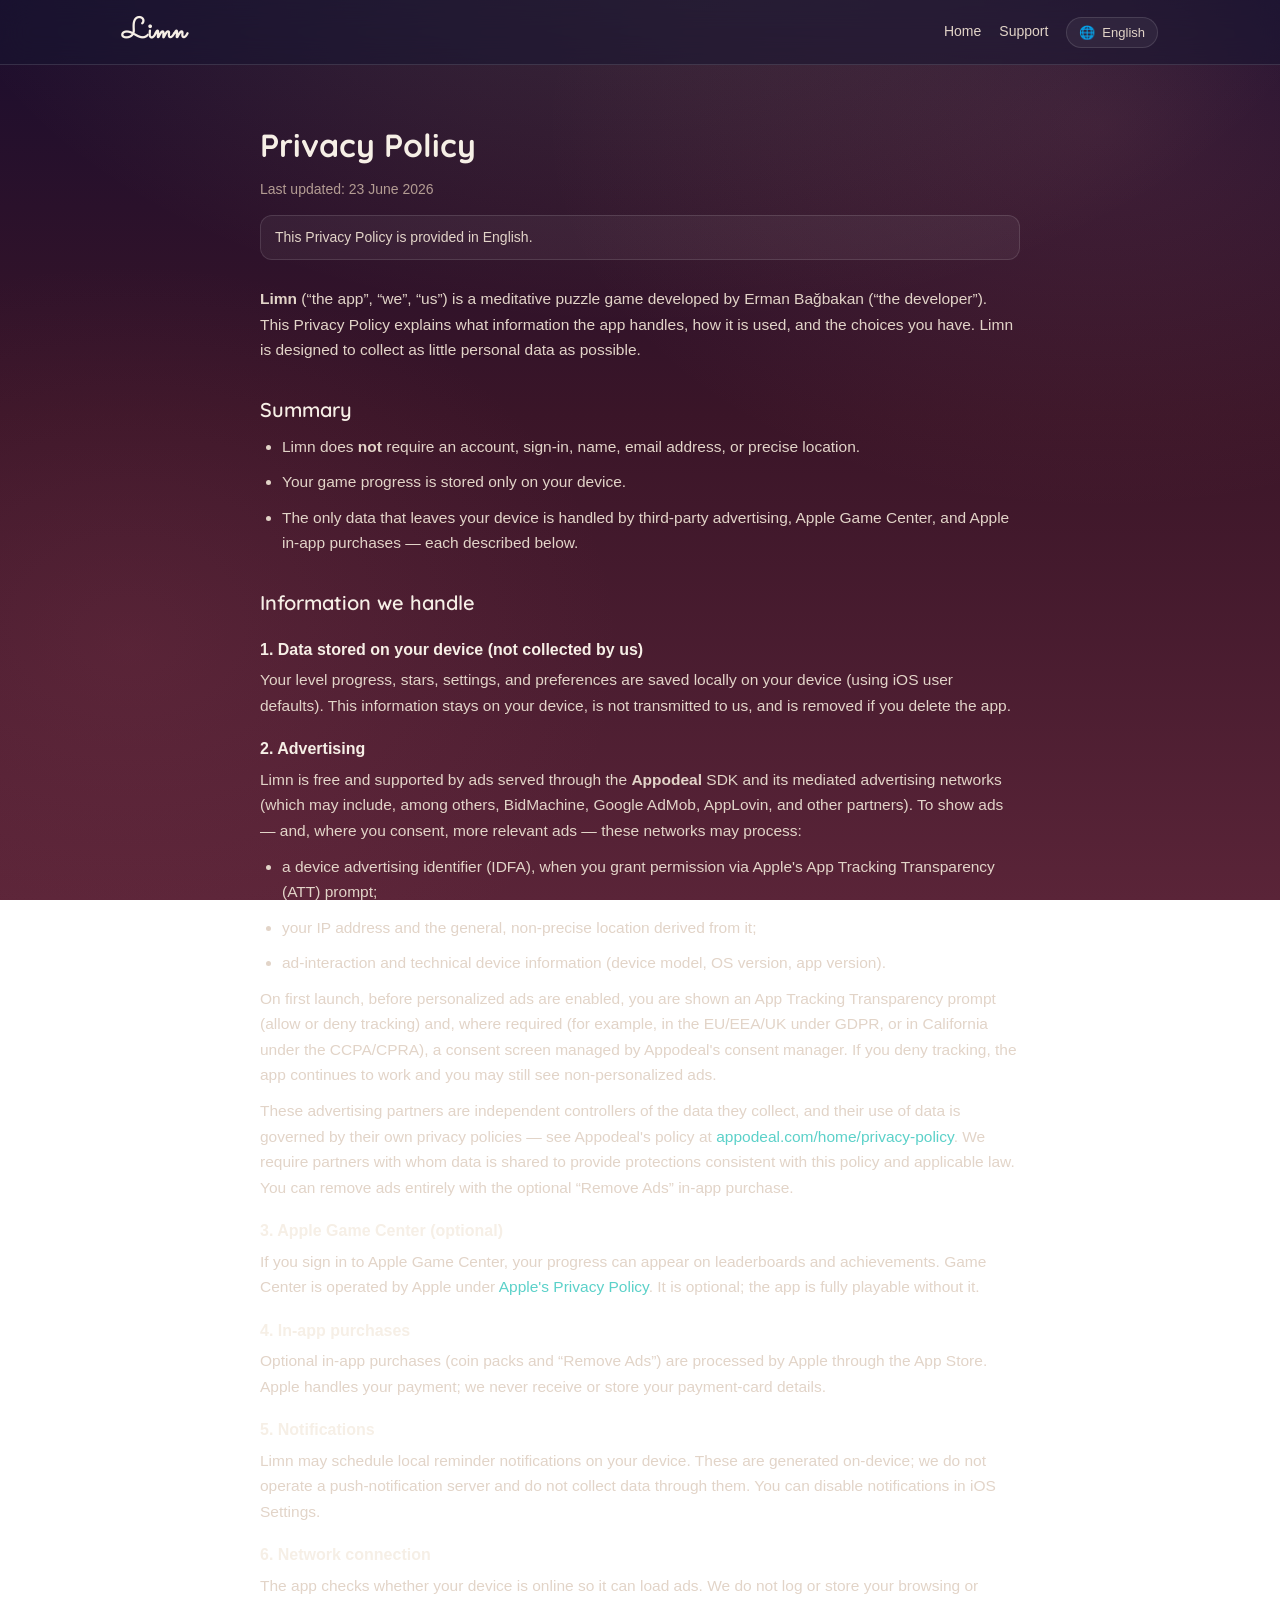
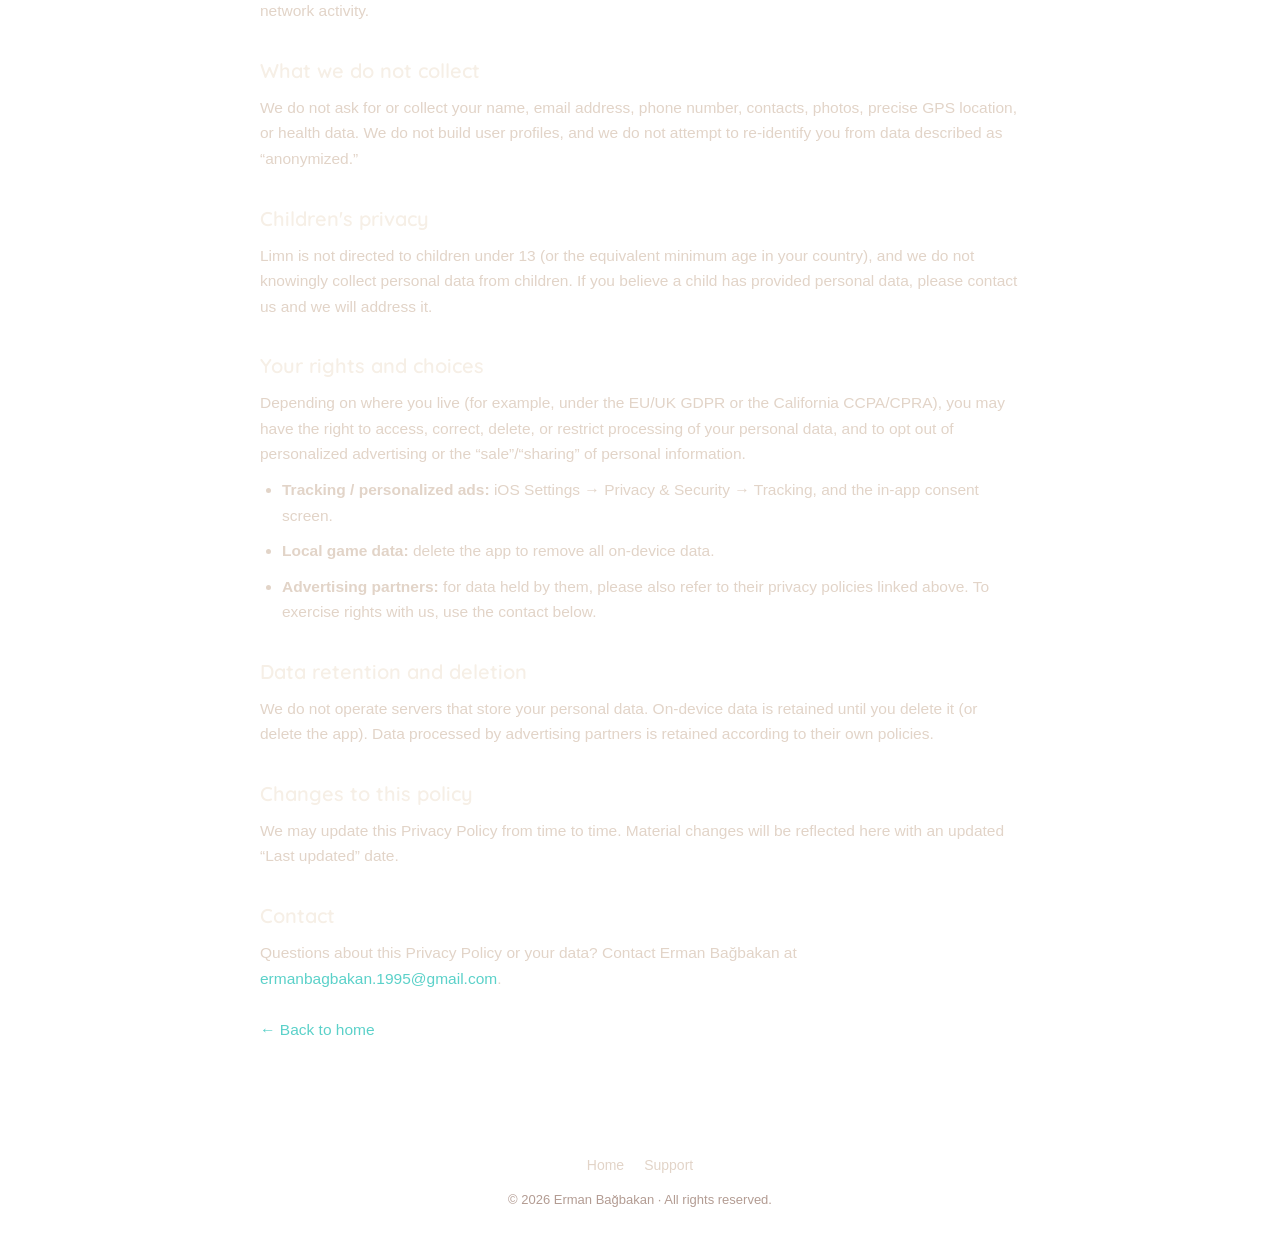
<file: limn-game/privacy.html>
<!doctype html>
<html lang="en">
<head>
<meta charset="utf-8">
<meta name="viewport" content="width=device-width, initial-scale=1">
<title>Privacy Policy — Limn</title>
<meta name="description" content="Privacy Policy for the Limn puzzle game.">
<link rel="preconnect" href="https://fonts.googleapis.com">
<link rel="preconnect" href="https://fonts.gstatic.com" crossorigin>
<link href="https://fonts.googleapis.com/css2?family=Quicksand:wght@500;600;700&family=Sacramento&display=swap" rel="stylesheet">
<link rel="stylesheet" href="style.css">
</head>
<body>
<header>
  <div class="wrap nav">
    <a class="brand" href="index.html"><span class="mark">Limn</span></a>
    <div class="nav-right">
      <a class="nav-link" href="index.html" data-i18n="nav.home">Home</a>
      <a class="nav-link" href="support.html" data-i18n="nav.support">Support</a>
      <div class="langpick">
        <button class="langbtn" aria-label="Language">🌐 <span class="langcur">English</span></button>
        <div class="langmenu" role="menu"></div>
      </div>
    </div>
  </div>
</header>

<main class="wrap">
  <article class="page">
    <h1>Privacy Policy</h1>
    <p class="updated">Last updated: 23 June 2026</p>
    <p class="note" data-i18n="priv.note">This Privacy Policy is provided in English.</p>

    <p><strong>Limn</strong> (“the app”, “we”, “us”) is a meditative puzzle game developed by Erman Bağbakan (“the developer”). This Privacy Policy explains what information the app handles, how it is used, and the choices you have. Limn is designed to collect as little personal data as possible.</p>

    <h2>Summary</h2>
    <ul>
      <li>Limn does <strong>not</strong> require an account, sign-in, name, email address, or precise location.</li>
      <li>Your game progress is stored only on your device.</li>
      <li>The only data that leaves your device is handled by third-party advertising, Apple Game Center, and Apple in-app purchases — each described below.</li>
    </ul>

    <h2>Information we handle</h2>

    <h3>1. Data stored on your device (not collected by us)</h3>
    <p>Your level progress, stars, settings, and preferences are saved locally on your device (using iOS user defaults). This information stays on your device, is not transmitted to us, and is removed if you delete the app.</p>

    <h3>2. Advertising</h3>
    <p>Limn is free and supported by ads served through the <strong>Appodeal</strong> SDK and its mediated advertising networks (which may include, among others, BidMachine, Google AdMob, AppLovin, and other partners). To show ads — and, where you consent, more relevant ads — these networks may process:</p>
    <ul>
      <li>a device advertising identifier (IDFA), when you grant permission via Apple's App Tracking Transparency (ATT) prompt;</li>
      <li>your IP address and the general, non-precise location derived from it;</li>
      <li>ad-interaction and technical device information (device model, OS version, app version).</li>
    </ul>
    <p>On first launch, before personalized ads are enabled, you are shown an App Tracking Transparency prompt (allow or deny tracking) and, where required (for example, in the EU/EEA/UK under GDPR, or in California under the CCPA/CPRA), a consent screen managed by Appodeal's consent manager. If you deny tracking, the app continues to work and you may still see non-personalized ads.</p>
    <p>These advertising partners are independent controllers of the data they collect, and their use of data is governed by their own privacy policies — see Appodeal's policy at <a href="https://www.appodeal.com/home/privacy-policy/">appodeal.com/home/privacy-policy</a>. We require partners with whom data is shared to provide protections consistent with this policy and applicable law. You can remove ads entirely with the optional “Remove Ads” in-app purchase.</p>

    <h3>3. Apple Game Center (optional)</h3>
    <p>If you sign in to Apple Game Center, your progress can appear on leaderboards and achievements. Game Center is operated by Apple under <a href="https://www.apple.com/legal/privacy/">Apple's Privacy Policy</a>. It is optional; the app is fully playable without it.</p>

    <h3>4. In-app purchases</h3>
    <p>Optional in-app purchases (coin packs and “Remove Ads”) are processed by Apple through the App Store. Apple handles your payment; we never receive or store your payment-card details.</p>

    <h3>5. Notifications</h3>
    <p>Limn may schedule local reminder notifications on your device. These are generated on-device; we do not operate a push-notification server and do not collect data through them. You can disable notifications in iOS Settings.</p>

    <h3>6. Network connection</h3>
    <p>The app checks whether your device is online so it can load ads. We do not log or store your browsing or network activity.</p>

    <h2>What we do not collect</h2>
    <p>We do not ask for or collect your name, email address, phone number, contacts, photos, precise GPS location, or health data. We do not build user profiles, and we do not attempt to re-identify you from data described as “anonymized.”</p>

    <h2>Children's privacy</h2>
    <p>Limn is not directed to children under 13 (or the equivalent minimum age in your country), and we do not knowingly collect personal data from children. If you believe a child has provided personal data, please contact us and we will address it.</p>

    <h2>Your rights and choices</h2>
    <p>Depending on where you live (for example, under the EU/UK GDPR or the California CCPA/CPRA), you may have the right to access, correct, delete, or restrict processing of your personal data, and to opt out of personalized advertising or the “sale”/“sharing” of personal information.</p>
    <ul>
      <li><strong>Tracking / personalized ads:</strong> iOS Settings → Privacy &amp; Security → Tracking, and the in-app consent screen.</li>
      <li><strong>Local game data:</strong> delete the app to remove all on-device data.</li>
      <li><strong>Advertising partners:</strong> for data held by them, please also refer to their privacy policies linked above. To exercise rights with us, use the contact below.</li>
    </ul>

    <h2>Data retention and deletion</h2>
    <p>We do not operate servers that store your personal data. On-device data is retained until you delete it (or delete the app). Data processed by advertising partners is retained according to their own policies.</p>

    <h2>Changes to this policy</h2>
    <p>We may update this Privacy Policy from time to time. Material changes will be reflected here with an updated “Last updated” date.</p>

    <h2>Contact</h2>
    <p>Questions about this Privacy Policy or your data? Contact Erman Bağbakan at <a href="mailto:ermanbagbakan.1995@gmail.com">ermanbagbakan.1995@gmail.com</a>.</p>

    <p style="margin-top:26px"><a href="index.html" data-i18n="priv.back">← Back to home</a></p>
  </article>
</main>

<footer>
  <div class="wrap">
    <div class="foot-links">
      <a href="index.html" data-i18n="nav.home">Home</a>
      <a href="support.html" data-i18n="nav.support">Support</a>
    </div>
    <p class="copy">© 2026 Erman Bağbakan · <span data-i18n="foot.rights">All rights reserved.</span></p>
  </div>
</footer>
<script src="i18n.js"></script>
</body>
</html>
</file>
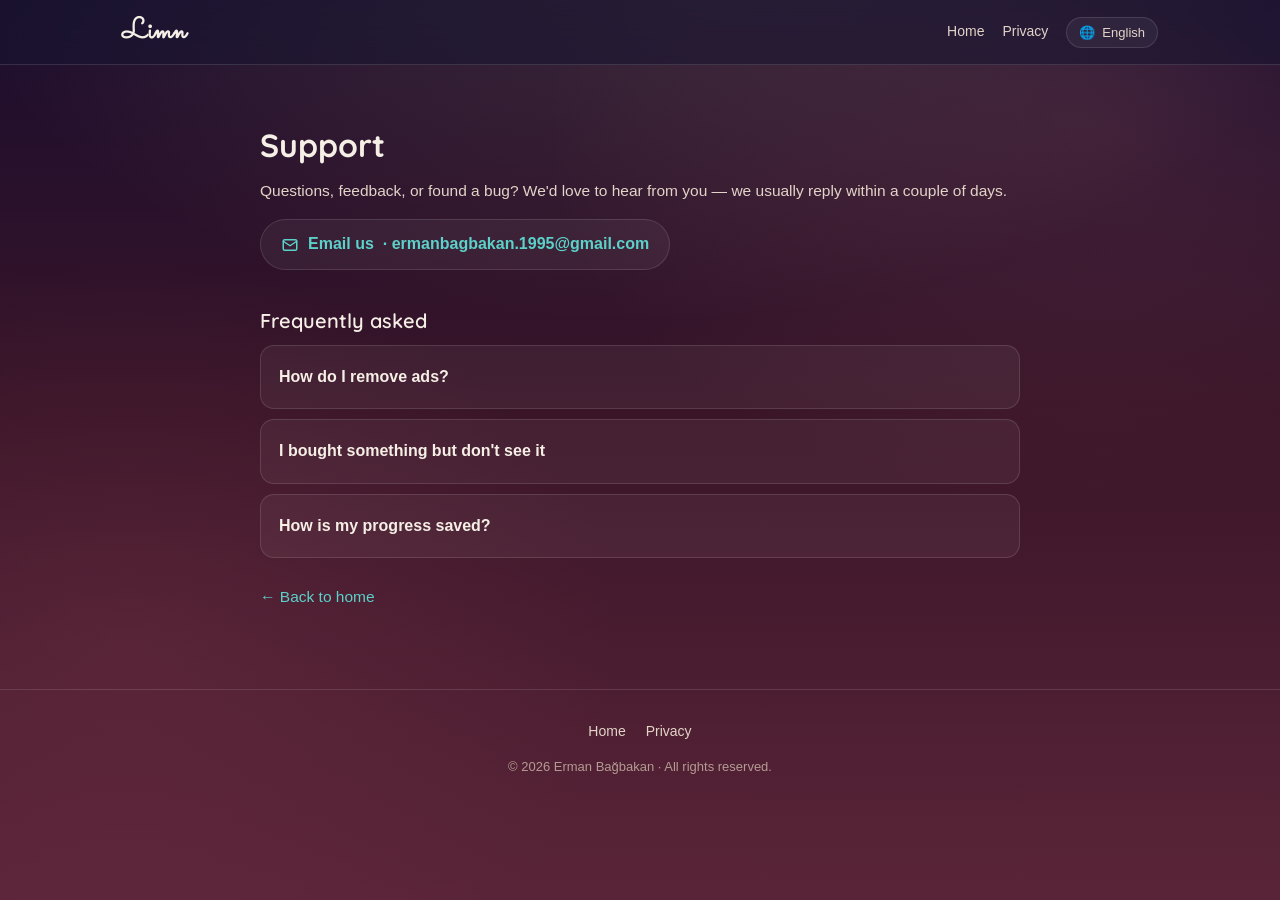
<file: limn-game/support.html>
<!doctype html>
<html lang="en">
<head>
<meta charset="utf-8">
<meta name="viewport" content="width=device-width, initial-scale=1">
<title>Support — Limn</title>
<meta name="description" content="Support and help for the Limn puzzle game.">
<link rel="preconnect" href="https://fonts.googleapis.com">
<link rel="preconnect" href="https://fonts.gstatic.com" crossorigin>
<link href="https://fonts.googleapis.com/css2?family=Quicksand:wght@500;600;700&family=Sacramento&display=swap" rel="stylesheet">
<link rel="stylesheet" href="style.css">
</head>
<body>
<header>
  <div class="wrap nav">
    <a class="brand" href="index.html"><span class="mark">Limn</span></a>
    <div class="nav-right">
      <a class="nav-link" href="index.html" data-i18n="nav.home">Home</a>
      <a class="nav-link" href="privacy.html" data-i18n="nav.privacy">Privacy</a>
      <div class="langpick">
        <button class="langbtn" aria-label="Language">🌐 <span class="langcur">English</span></button>
        <div class="langmenu" role="menu"></div>
      </div>
    </div>
  </div>
</header>

<main class="wrap">
  <article class="page">
    <h1 data-i18n="sup.title">Support</h1>
    <p data-i18n="sup.intro">Questions, feedback, or found a bug? We'd love to hear from you — we usually reply within a couple of days.</p>
    <a class="email-pill" href="mailto:ermanbagbakan.1995@gmail.com">
      <svg width="18" height="18" viewBox="0 0 24 24" fill="none" stroke="currentColor" stroke-width="2" stroke-linecap="round" stroke-linejoin="round"><rect x="3" y="5" width="18" height="14" rx="2"/><path d="m3 7 9 6 9-6"/></svg>
      <span data-i18n="sup.email">Email us</span> · ermanbagbakan.1995@gmail.com
    </a>

    <h2 data-i18n="sup.faq" style="margin-top:34px">Frequently asked</h2>
    <div class="faq">
      <details>
        <summary data-i18n="faq.q1">How do I remove ads?</summary>
        <p data-i18n="faq.a1">Open the in-game Store and choose “Remove Ads.” It's a one-time purchase that removes banner and full-screen ads.</p>
      </details>
      <details>
        <summary data-i18n="faq.q2">I bought something but don't see it</summary>
        <p data-i18n="faq.a2">Open the Store and tap “Restore Purchases.” Make sure you're signed in with the same Apple ID used for the purchase.</p>
      </details>
      <details>
        <summary data-i18n="faq.q3">How is my progress saved?</summary>
        <p data-i18n="faq.a3">Your progress is stored locally on your device. Deleting the app removes it.</p>
      </details>
    </div>

    <p style="margin-top:26px"><a href="index.html" data-i18n="priv.back">← Back to home</a></p>
  </article>
</main>

<footer>
  <div class="wrap">
    <div class="foot-links">
      <a href="index.html" data-i18n="nav.home">Home</a>
      <a href="privacy.html" data-i18n="nav.privacy">Privacy</a>
    </div>
    <p class="copy">© 2026 Erman Bağbakan · <span data-i18n="foot.rights">All rights reserved.</span></p>
  </div>
</footer>
<script src="i18n.js"></script>
</body>
</html>
</file>
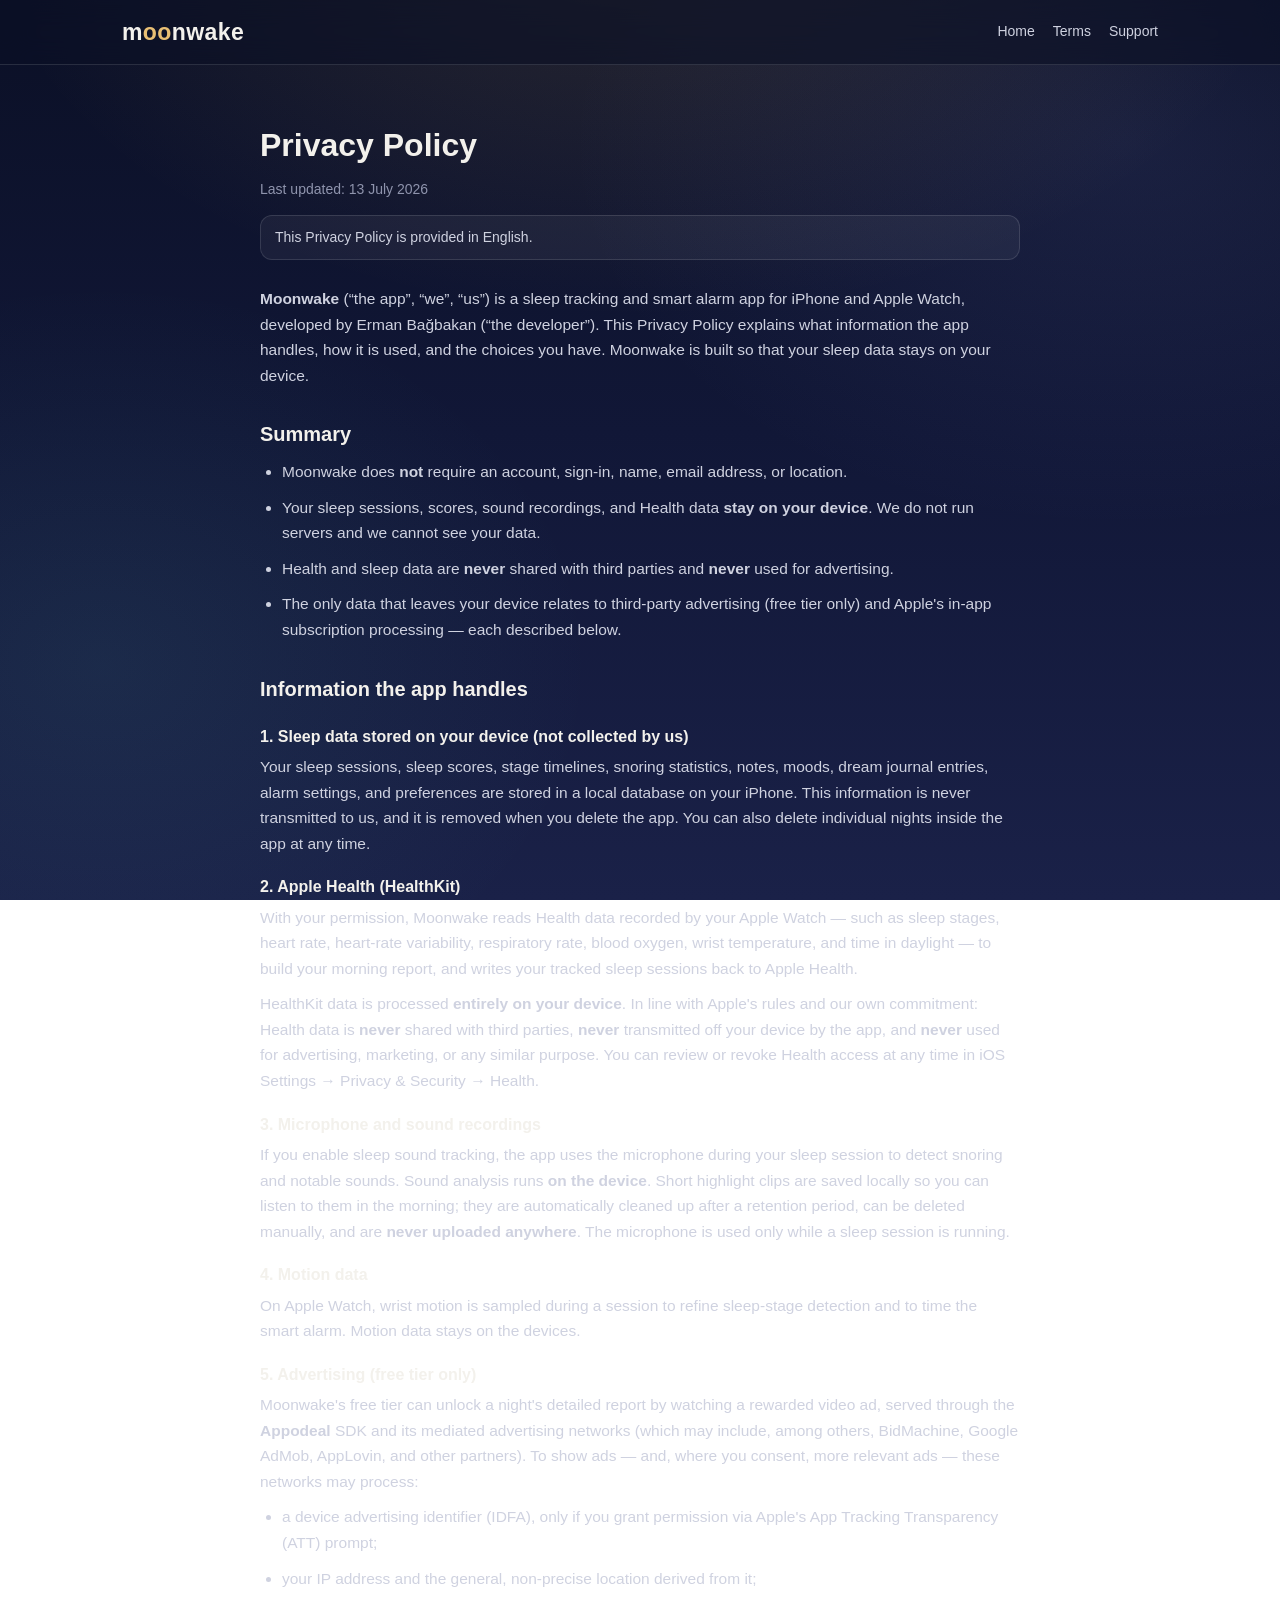
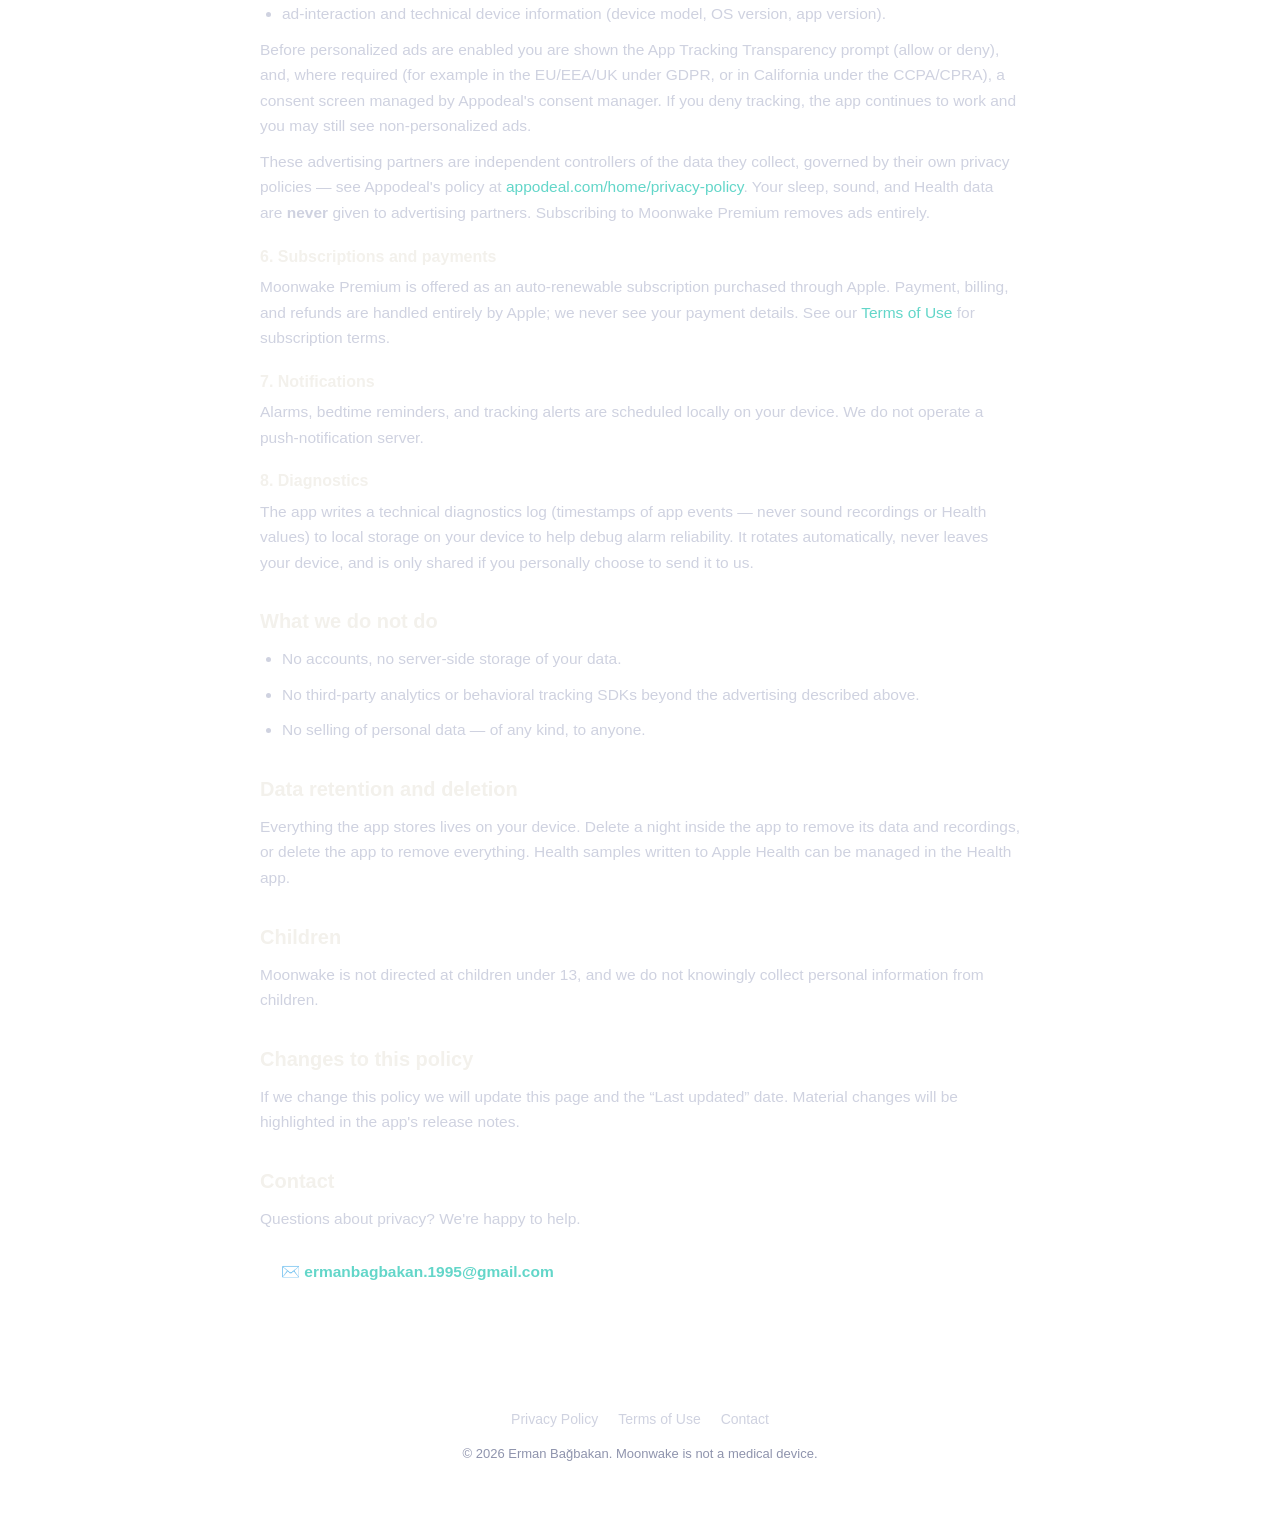
<file: moonwake-site/privacy.html>
<!doctype html>
<html lang="en">
<head>
<meta charset="utf-8">
<title>Moonwake — Privacy Policy</title>
<meta http-equiv="refresh" content="0; url=/moonwake-sleeptracker/privacy.html">
<link rel="canonical" href="https://ebagbakan-bit.github.io/moonwake-sleeptracker/privacy.html">
</head>
<body>
<p>This page has moved to <a href="/moonwake-sleeptracker/privacy.html">ebagbakan-bit.github.io/moonwake-sleeptracker/privacy.html</a>.</p>
</body>
</html>
</file>
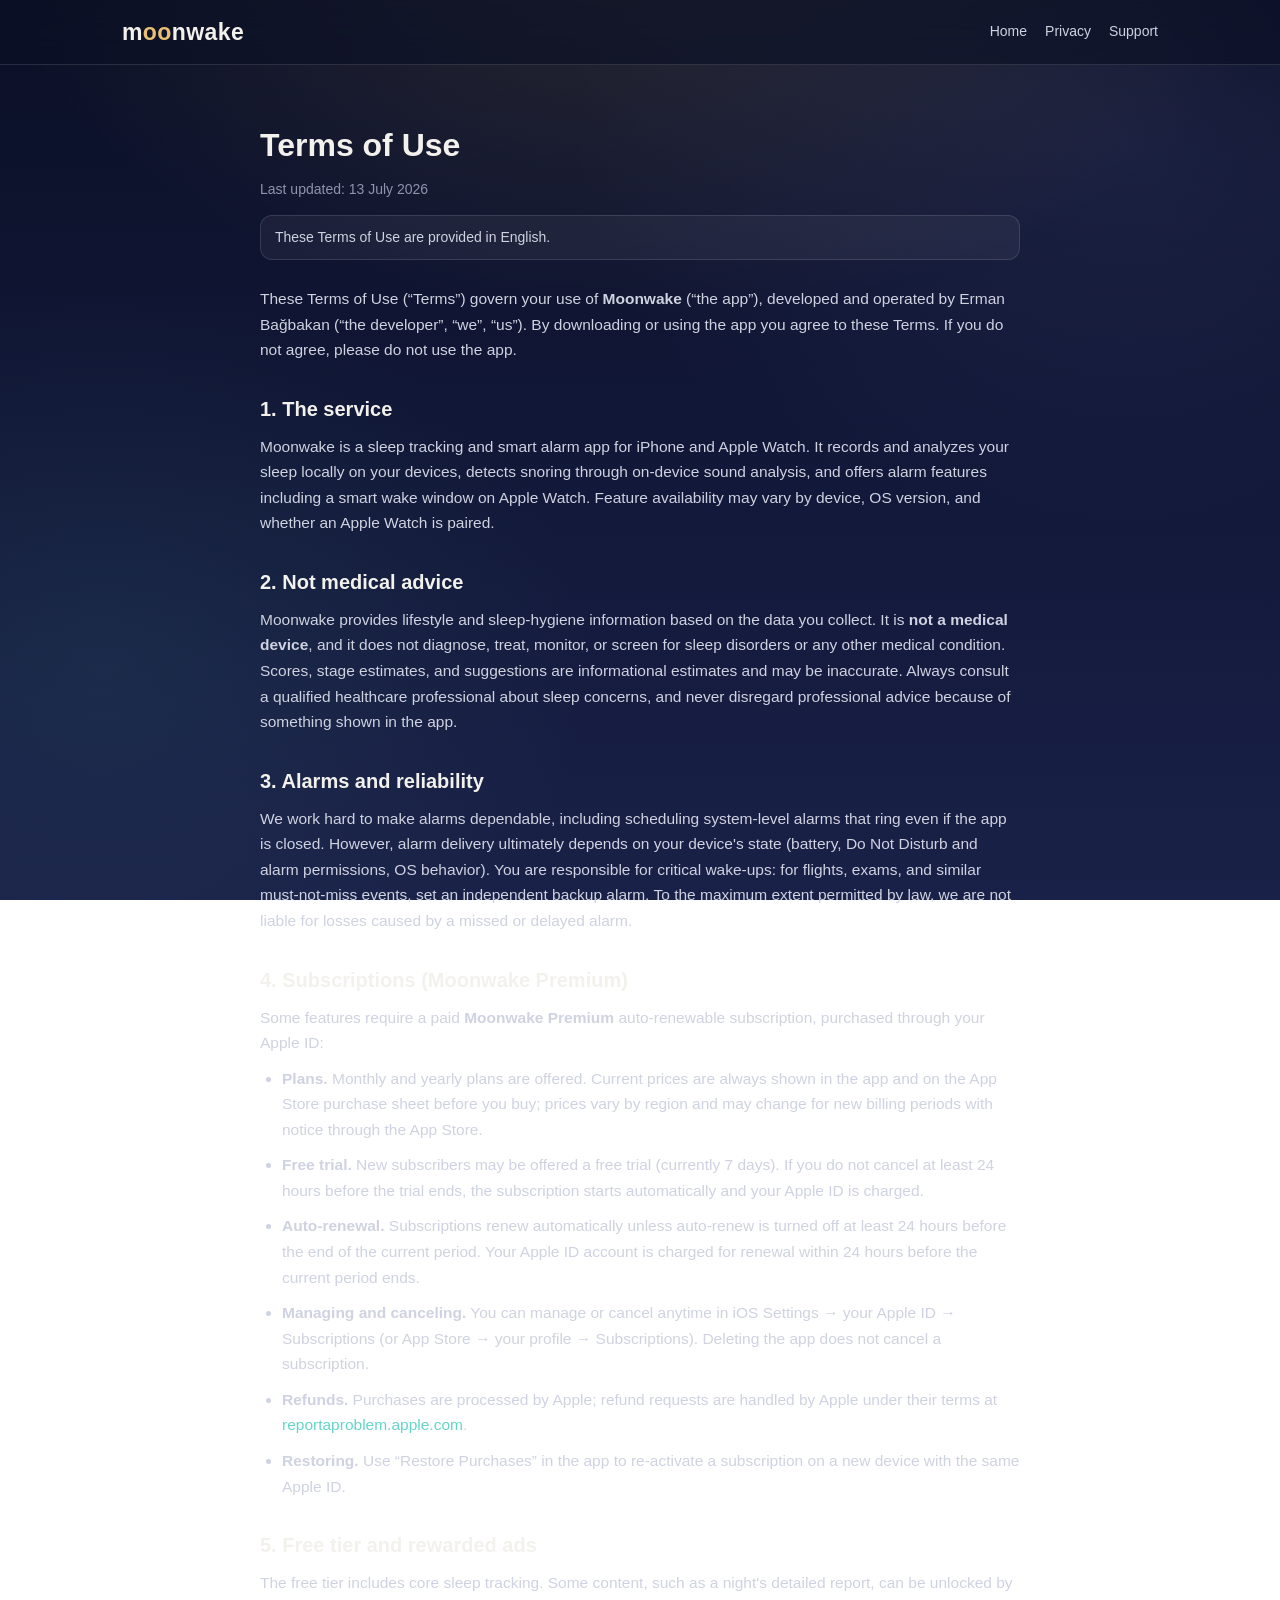
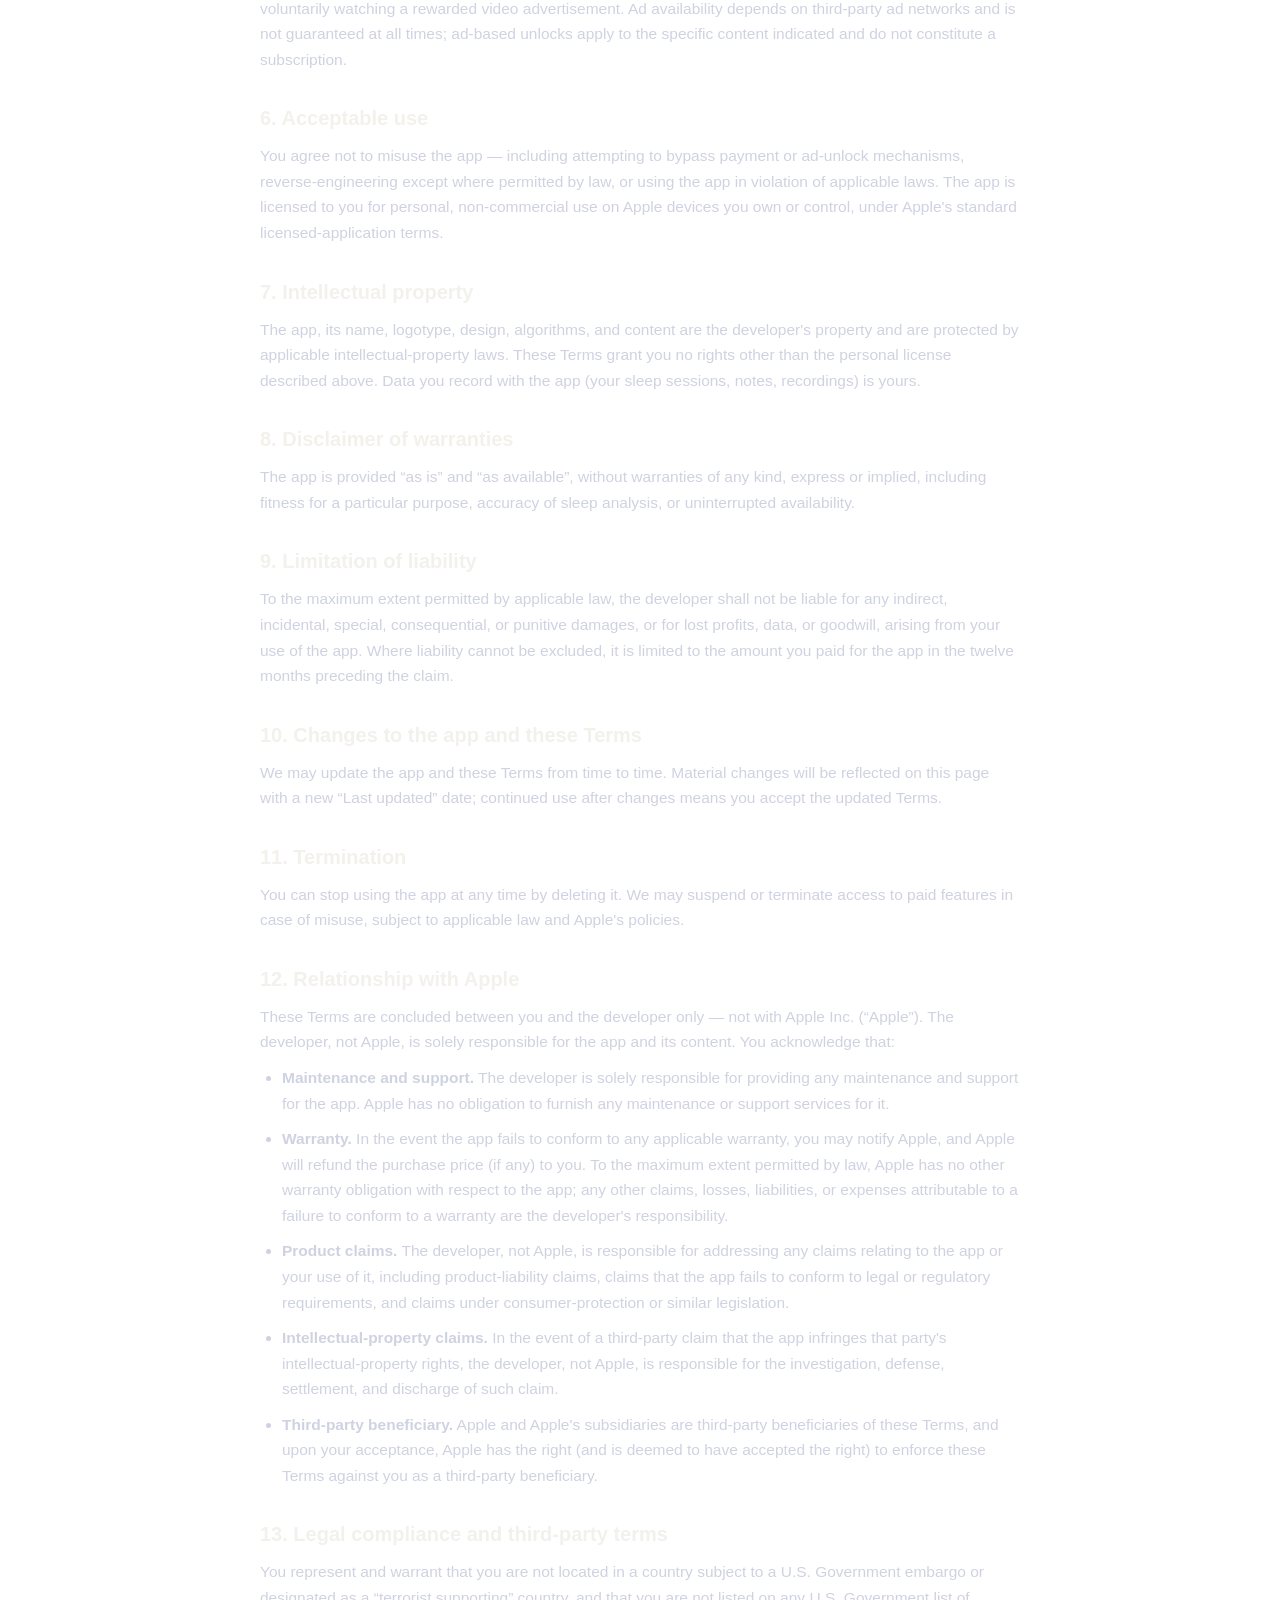
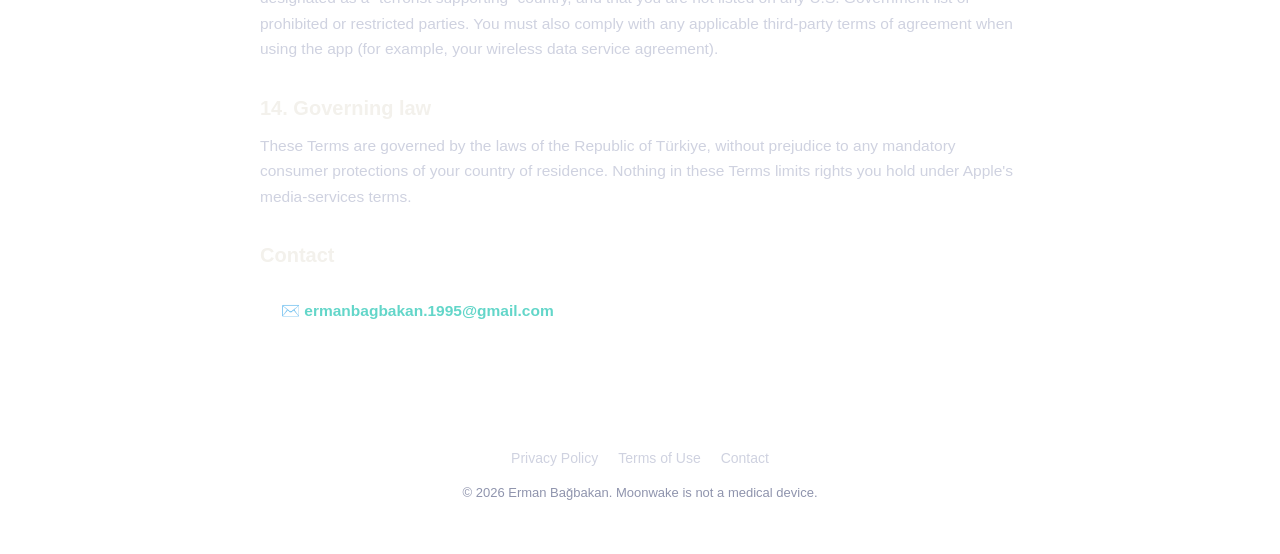
<file: moonwake-site/terms.html>
<!doctype html>
<html lang="en">
<head>
<meta charset="utf-8">
<title>Moonwake — Terms of Use</title>
<meta http-equiv="refresh" content="0; url=/moonwake-sleeptracker/terms.html">
<link rel="canonical" href="https://ebagbakan-bit.github.io/moonwake-sleeptracker/terms.html">
</head>
<body>
<p>This page has moved to <a href="/moonwake-sleeptracker/terms.html">ebagbakan-bit.github.io/moonwake-sleeptracker/terms.html</a>.</p>
</body>
</html>
</file>
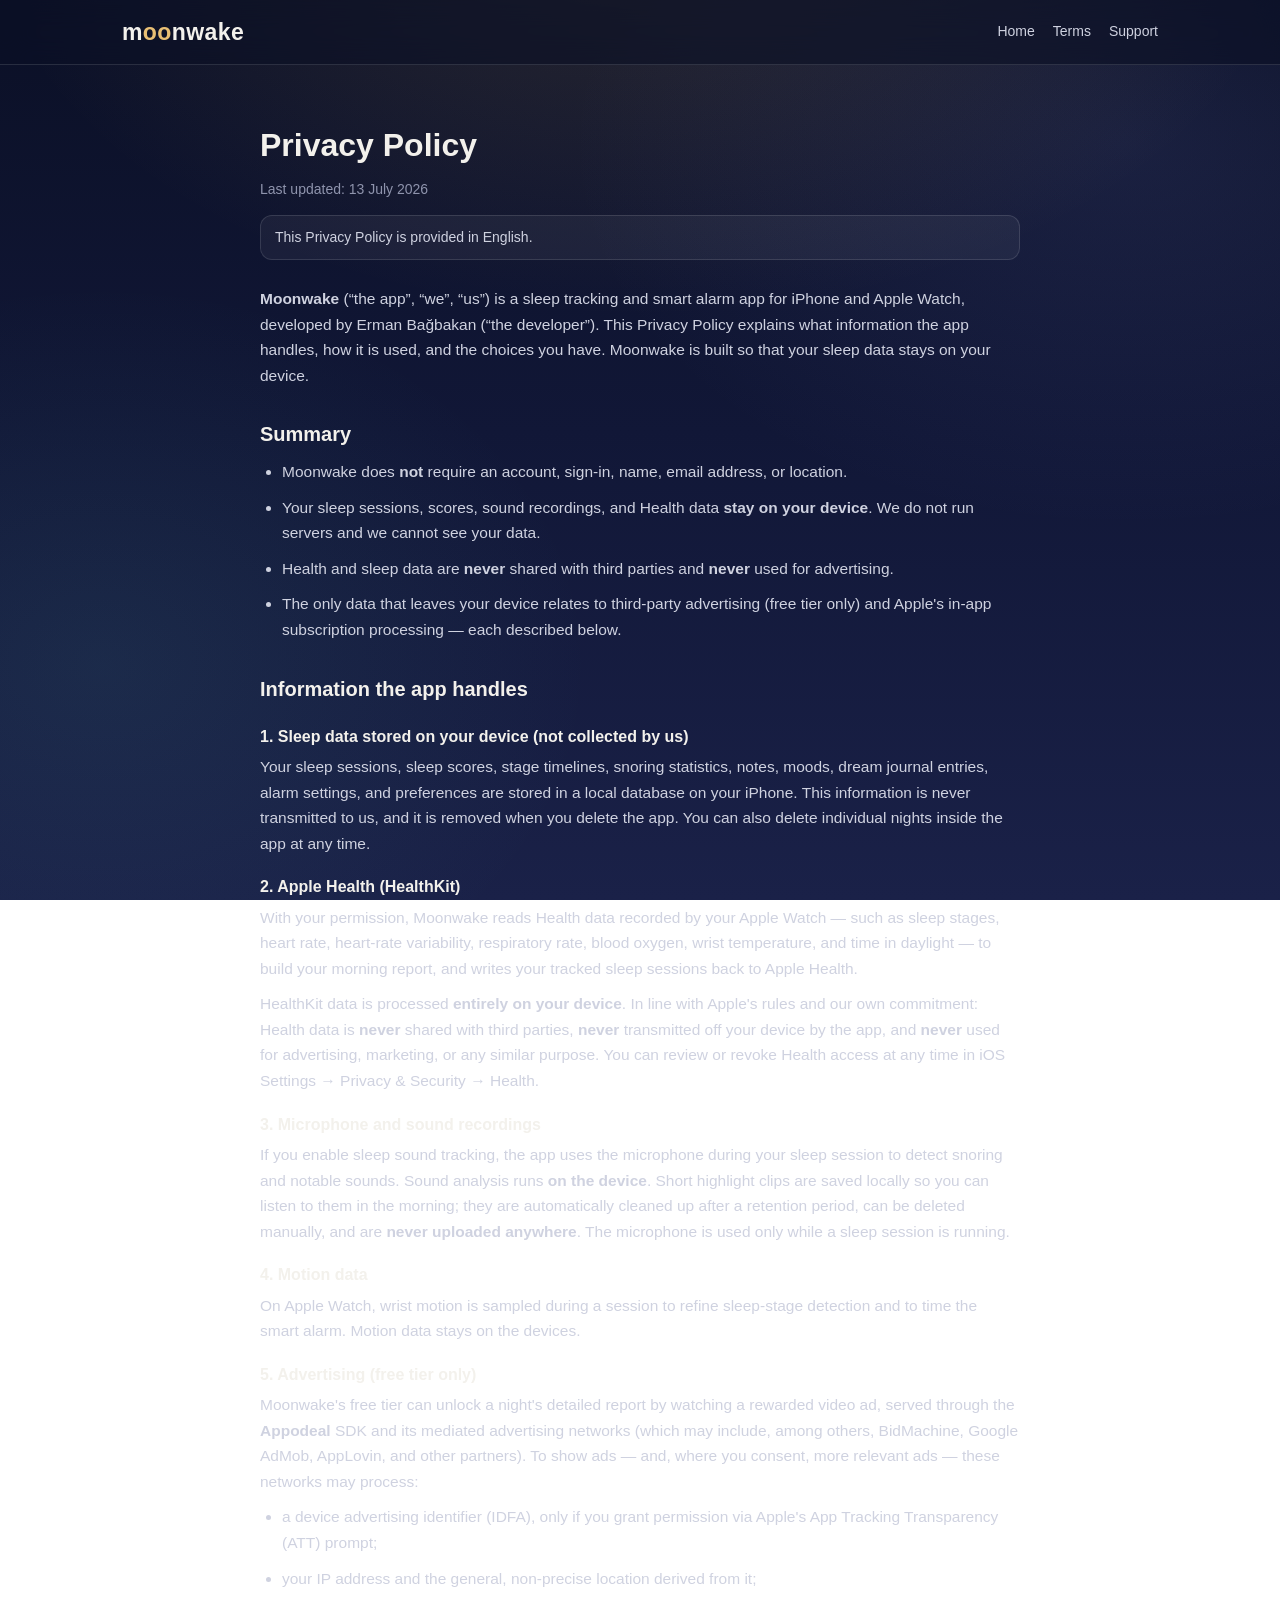
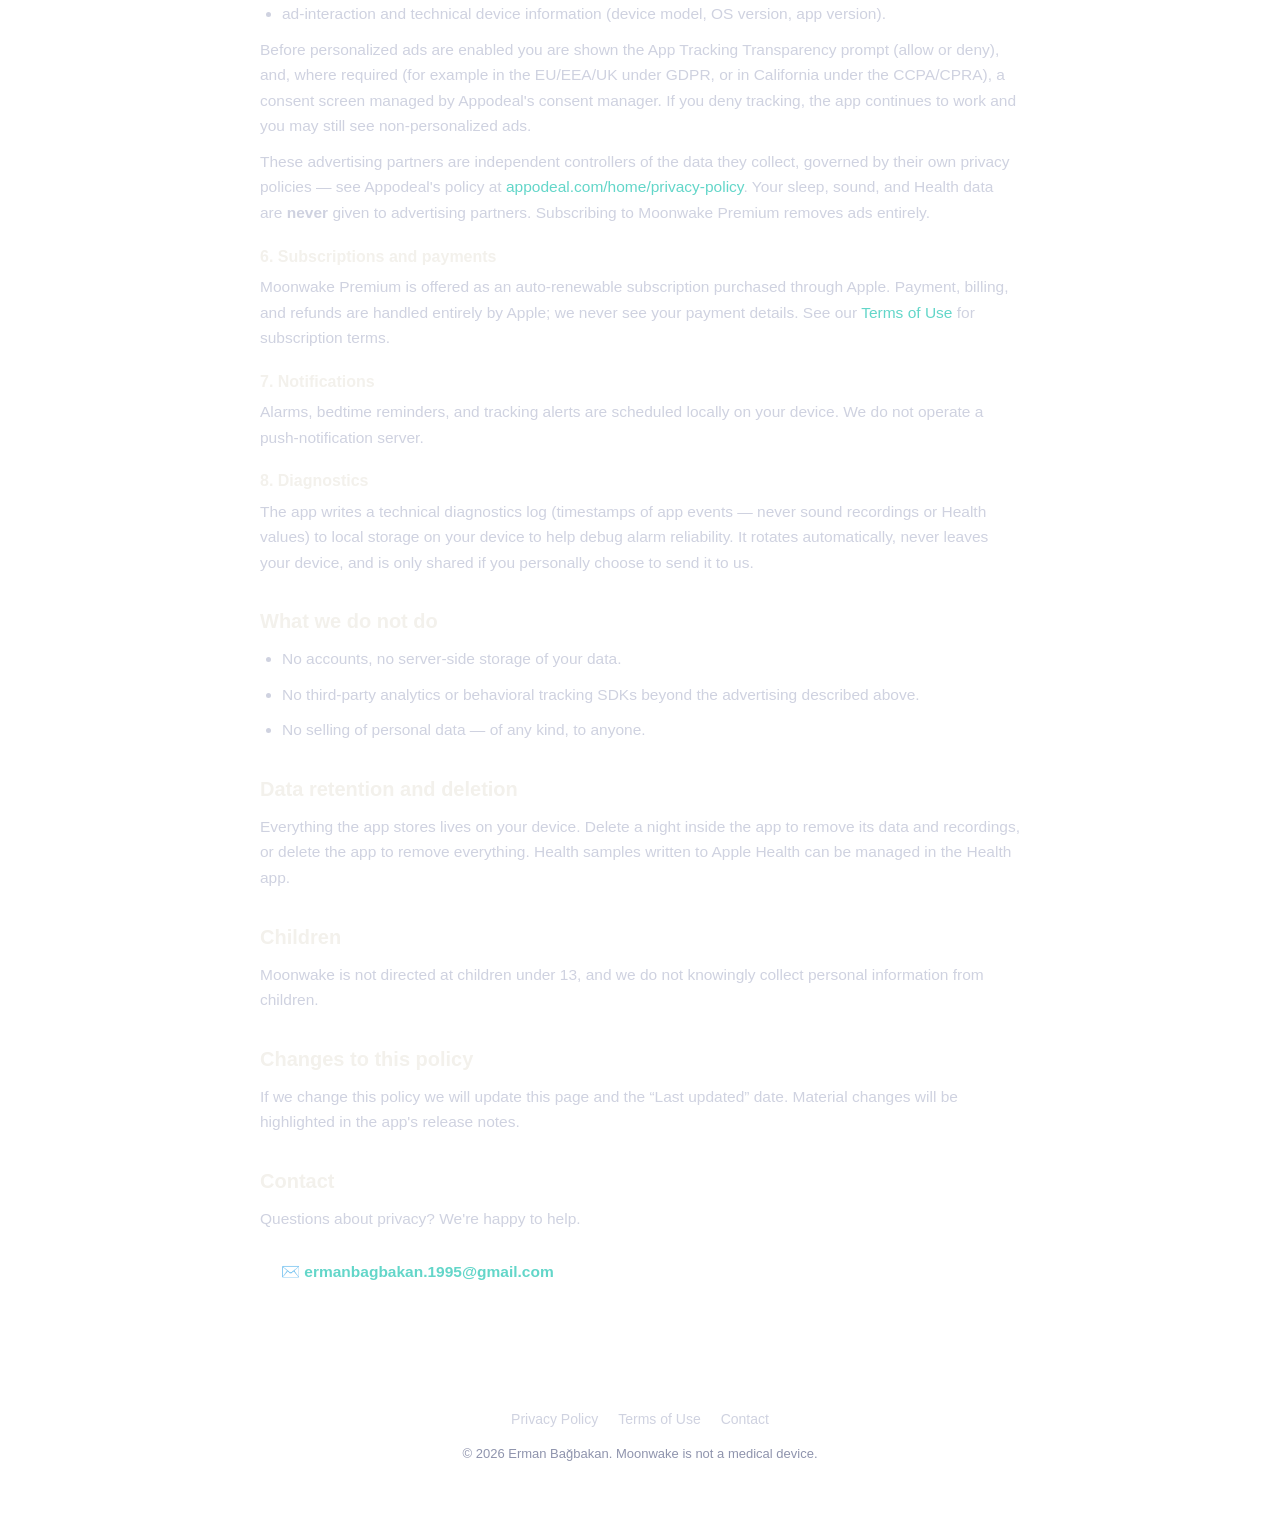
<file: moonwake-sleeptracker/privacy.html>
<!doctype html>
<html lang="en">
<head>
<meta charset="utf-8">
<meta name="viewport" content="width=device-width, initial-scale=1">
<title>Privacy Policy — Moonwake</title>
<meta name="description" content="Privacy Policy for the Moonwake sleep tracking app.">
<link rel="icon" type="image/png" href="assets/icon.png">
<link rel="apple-touch-icon" href="assets/icon.png">
<link rel="stylesheet" href="style.css">
</head>
<body>
<header>
  <div class="wrap nav">
    <a class="brand" href="index.html"><span class="mark">m<span class="oo">oo</span>nwake</span></a>
    <div class="nav-right">
      <a class="nav-link" href="index.html">Home</a>
      <a class="nav-link" href="terms.html">Terms</a>
      <a class="nav-link" href="mailto:ermanbagbakan.1995@gmail.com">Support</a>
    </div>
  </div>
</header>

<main class="wrap">
  <article class="page">
    <h1>Privacy Policy</h1>
    <p class="updated">Last updated: 13 July 2026</p>
    <p class="note">This Privacy Policy is provided in English.</p>

    <p><strong>Moonwake</strong> (“the app”, “we”, “us”) is a sleep tracking and smart alarm app for iPhone and Apple Watch, developed by Erman Bağbakan (“the developer”). This Privacy Policy explains what information the app handles, how it is used, and the choices you have. Moonwake is built so that your sleep data stays on your device.</p>

    <h2>Summary</h2>
    <ul>
      <li>Moonwake does <strong>not</strong> require an account, sign-in, name, email address, or location.</li>
      <li>Your sleep sessions, scores, sound recordings, and Health data <strong>stay on your device</strong>. We do not run servers and we cannot see your data.</li>
      <li>Health and sleep data are <strong>never</strong> shared with third parties and <strong>never</strong> used for advertising.</li>
      <li>The only data that leaves your device relates to third-party advertising (free tier only) and Apple's in-app subscription processing — each described below.</li>
    </ul>

    <h2>Information the app handles</h2>

    <h3>1. Sleep data stored on your device (not collected by us)</h3>
    <p>Your sleep sessions, sleep scores, stage timelines, snoring statistics, notes, moods, dream journal entries, alarm settings, and preferences are stored in a local database on your iPhone. This information is never transmitted to us, and it is removed when you delete the app. You can also delete individual nights inside the app at any time.</p>

    <h3>2. Apple Health (HealthKit)</h3>
    <p>With your permission, Moonwake reads Health data recorded by your Apple Watch — such as sleep stages, heart rate, heart-rate variability, respiratory rate, blood oxygen, wrist temperature, and time in daylight — to build your morning report, and writes your tracked sleep sessions back to Apple Health.</p>
    <p>HealthKit data is processed <strong>entirely on your device</strong>. In line with Apple's rules and our own commitment: Health data is <strong>never</strong> shared with third parties, <strong>never</strong> transmitted off your device by the app, and <strong>never</strong> used for advertising, marketing, or any similar purpose. You can review or revoke Health access at any time in iOS Settings → Privacy &amp; Security → Health.</p>

    <h3>3. Microphone and sound recordings</h3>
    <p>If you enable sleep sound tracking, the app uses the microphone during your sleep session to detect snoring and notable sounds. Sound analysis runs <strong>on the device</strong>. Short highlight clips are saved locally so you can listen to them in the morning; they are automatically cleaned up after a retention period, can be deleted manually, and are <strong>never uploaded anywhere</strong>. The microphone is used only while a sleep session is running.</p>

    <h3>4. Motion data</h3>
    <p>On Apple Watch, wrist motion is sampled during a session to refine sleep-stage detection and to time the smart alarm. Motion data stays on the devices.</p>

    <h3>5. Advertising (free tier only)</h3>
    <p>Moonwake's free tier can unlock a night's detailed report by watching a rewarded video ad, served through the <strong>Appodeal</strong> SDK and its mediated advertising networks (which may include, among others, BidMachine, Google AdMob, AppLovin, and other partners). To show ads — and, where you consent, more relevant ads — these networks may process:</p>
    <ul>
      <li>a device advertising identifier (IDFA), only if you grant permission via Apple's App Tracking Transparency (ATT) prompt;</li>
      <li>your IP address and the general, non-precise location derived from it;</li>
      <li>ad-interaction and technical device information (device model, OS version, app version).</li>
    </ul>
    <p>Before personalized ads are enabled you are shown the App Tracking Transparency prompt (allow or deny), and, where required (for example in the EU/EEA/UK under GDPR, or in California under the CCPA/CPRA), a consent screen managed by Appodeal's consent manager. If you deny tracking, the app continues to work and you may still see non-personalized ads.</p>
    <p>These advertising partners are independent controllers of the data they collect, governed by their own privacy policies — see Appodeal's policy at <a href="https://www.appodeal.com/home/privacy-policy/">appodeal.com/home/privacy-policy</a>. Your sleep, sound, and Health data are <strong>never</strong> given to advertising partners. Subscribing to Moonwake Premium removes ads entirely.</p>

    <h3>6. Subscriptions and payments</h3>
    <p>Moonwake Premium is offered as an auto-renewable subscription purchased through Apple. Payment, billing, and refunds are handled entirely by Apple; we never see your payment details. See our <a href="terms.html">Terms of Use</a> for subscription terms.</p>

    <h3>7. Notifications</h3>
    <p>Alarms, bedtime reminders, and tracking alerts are scheduled locally on your device. We do not operate a push-notification server.</p>

    <h3>8. Diagnostics</h3>
    <p>The app writes a technical diagnostics log (timestamps of app events — never sound recordings or Health values) to local storage on your device to help debug alarm reliability. It rotates automatically, never leaves your device, and is only shared if you personally choose to send it to us.</p>

    <h2>What we do not do</h2>
    <ul>
      <li>No accounts, no server-side storage of your data.</li>
      <li>No third-party analytics or behavioral tracking SDKs beyond the advertising described above.</li>
      <li>No selling of personal data — of any kind, to anyone.</li>
    </ul>

    <h2>Data retention and deletion</h2>
    <p>Everything the app stores lives on your device. Delete a night inside the app to remove its data and recordings, or delete the app to remove everything. Health samples written to Apple Health can be managed in the Health app.</p>

    <h2>Children</h2>
    <p>Moonwake is not directed at children under 13, and we do not knowingly collect personal information from children.</p>

    <h2>Changes to this policy</h2>
    <p>If we change this policy we will update this page and the “Last updated” date. Material changes will be highlighted in the app's release notes.</p>

    <h2>Contact</h2>
    <p>Questions about privacy? We're happy to help.</p>
    <p><a class="email-pill" href="mailto:ermanbagbakan.1995@gmail.com">✉️ ermanbagbakan.1995@gmail.com</a></p>
  </article>
</main>

<footer>
  <div class="wrap">
    <div class="foot-links">
      <a href="privacy.html">Privacy Policy</a>
      <a href="terms.html">Terms of Use</a>
      <a href="mailto:ermanbagbakan.1995@gmail.com">Contact</a>
    </div>
    <p class="copy">© 2026 Erman Bağbakan. Moonwake is not a medical device.</p>
  </div>
</footer>
</body>
</html>
</file>
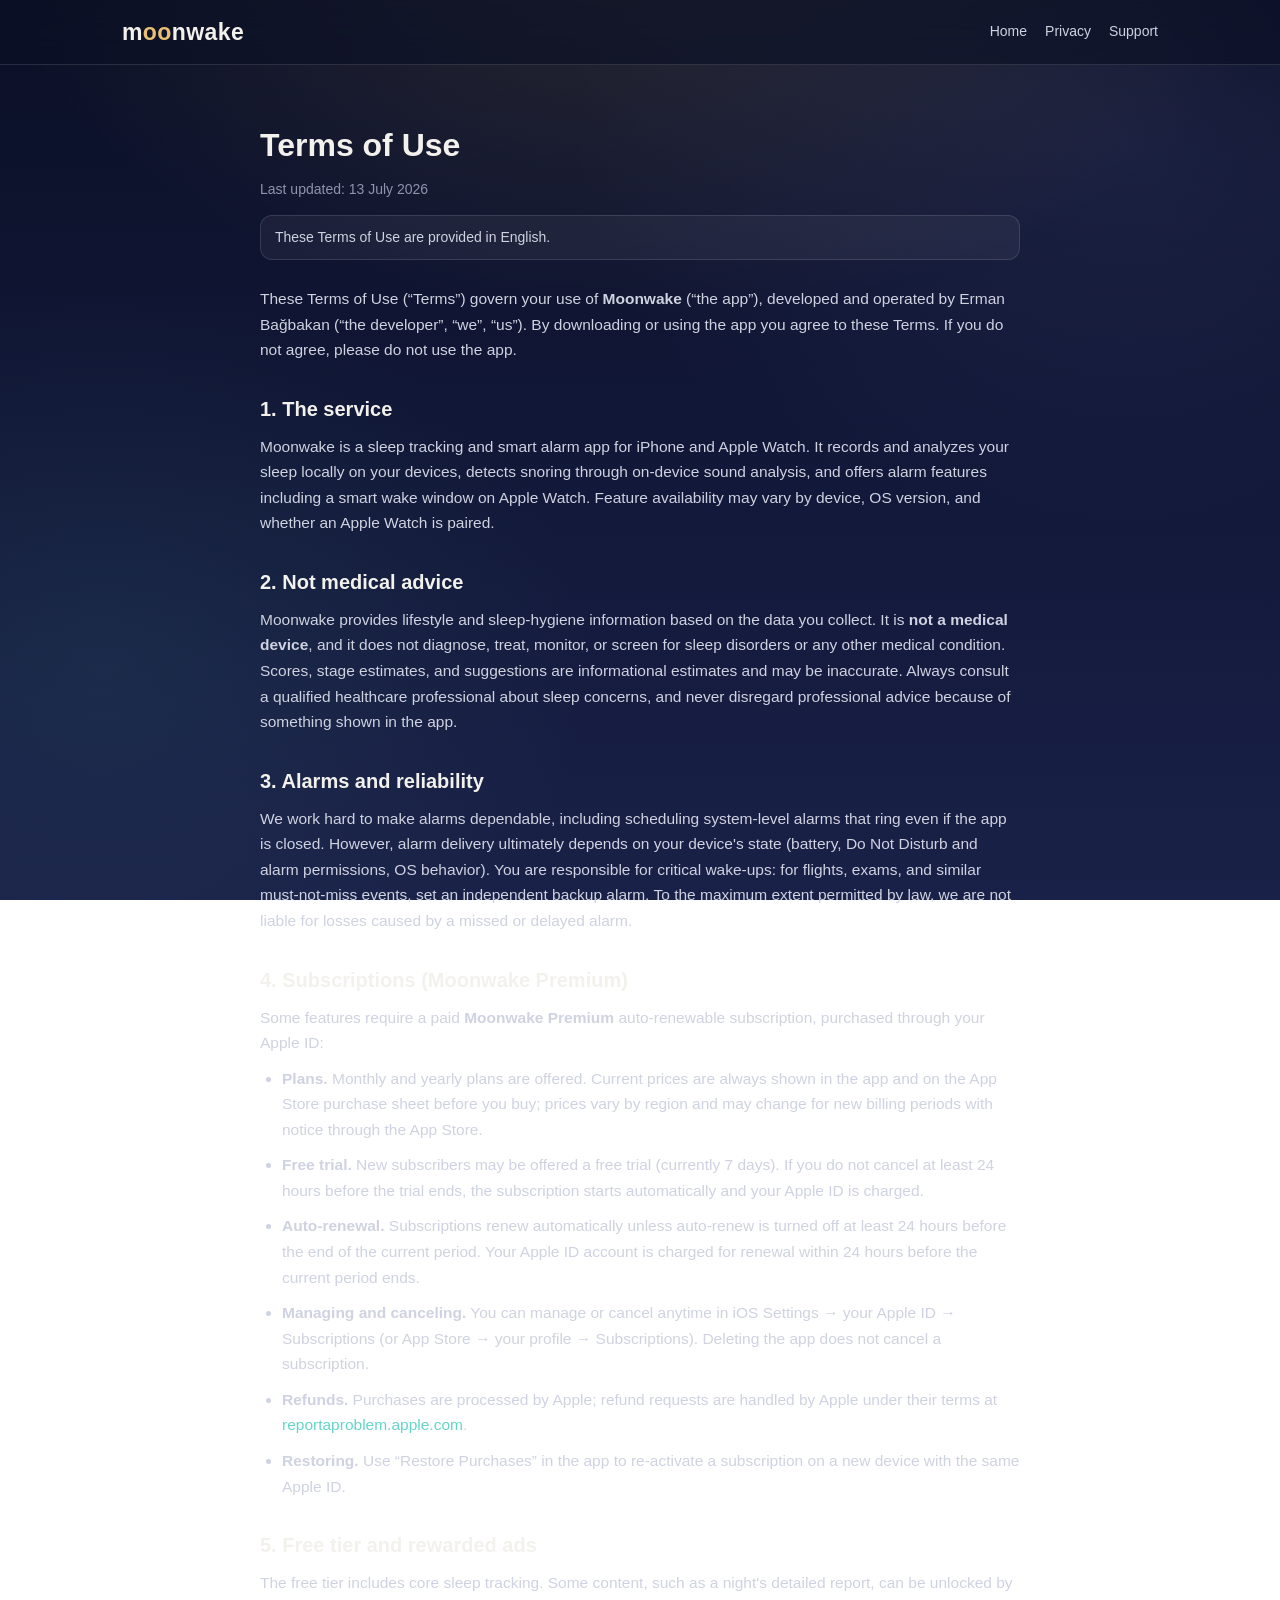
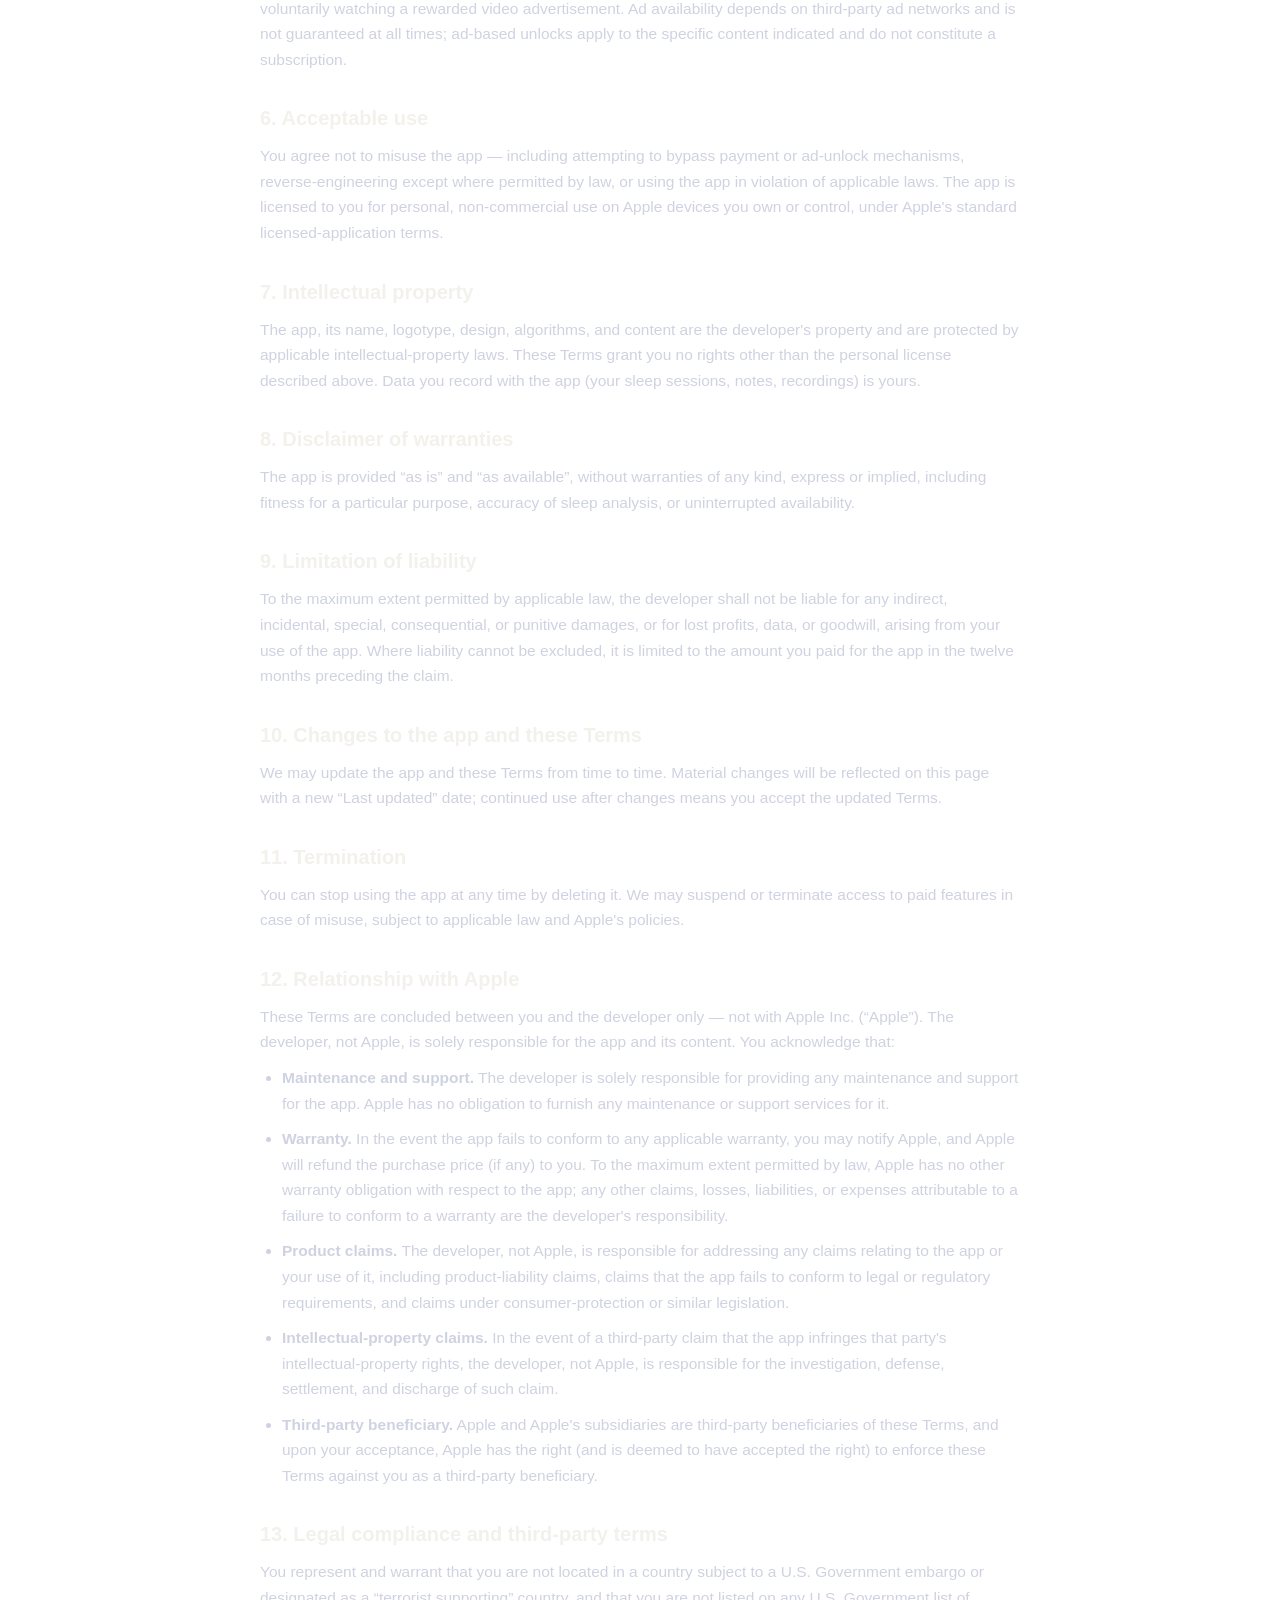
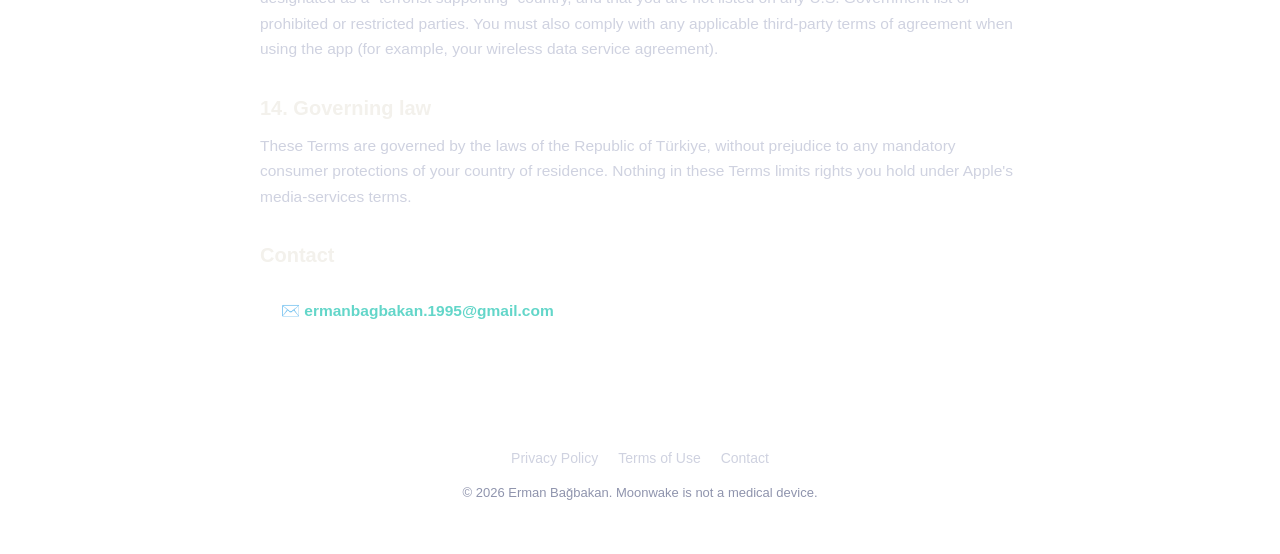
<file: moonwake-sleeptracker/terms.html>
<!doctype html>
<html lang="en">
<head>
<meta charset="utf-8">
<meta name="viewport" content="width=device-width, initial-scale=1">
<title>Terms of Use — Moonwake</title>
<meta name="description" content="Terms of Use for the Moonwake sleep tracking app, including subscription terms.">
<link rel="icon" type="image/png" href="assets/icon.png">
<link rel="apple-touch-icon" href="assets/icon.png">
<link rel="stylesheet" href="style.css">
</head>
<body>
<header>
  <div class="wrap nav">
    <a class="brand" href="index.html"><span class="mark">m<span class="oo">oo</span>nwake</span></a>
    <div class="nav-right">
      <a class="nav-link" href="index.html">Home</a>
      <a class="nav-link" href="privacy.html">Privacy</a>
      <a class="nav-link" href="mailto:ermanbagbakan.1995@gmail.com">Support</a>
    </div>
  </div>
</header>

<main class="wrap">
  <article class="page">
    <h1>Terms of Use</h1>
    <p class="updated">Last updated: 13 July 2026</p>
    <p class="note">These Terms of Use are provided in English.</p>

    <p>These Terms of Use (“Terms”) govern your use of <strong>Moonwake</strong> (“the app”), developed and operated by Erman Bağbakan (“the developer”, “we”, “us”). By downloading or using the app you agree to these Terms. If you do not agree, please do not use the app.</p>

    <h2>1. The service</h2>
    <p>Moonwake is a sleep tracking and smart alarm app for iPhone and Apple Watch. It records and analyzes your sleep locally on your devices, detects snoring through on-device sound analysis, and offers alarm features including a smart wake window on Apple Watch. Feature availability may vary by device, OS version, and whether an Apple Watch is paired.</p>

    <h2>2. Not medical advice</h2>
    <p>Moonwake provides lifestyle and sleep-hygiene information based on the data you collect. It is <strong>not a medical device</strong>, and it does not diagnose, treat, monitor, or screen for sleep disorders or any other medical condition. Scores, stage estimates, and suggestions are informational estimates and may be inaccurate. Always consult a qualified healthcare professional about sleep concerns, and never disregard professional advice because of something shown in the app.</p>

    <h2>3. Alarms and reliability</h2>
    <p>We work hard to make alarms dependable, including scheduling system-level alarms that ring even if the app is closed. However, alarm delivery ultimately depends on your device's state (battery, Do Not Disturb and alarm permissions, OS behavior). You are responsible for critical wake-ups: for flights, exams, and similar must-not-miss events, set an independent backup alarm. To the maximum extent permitted by law, we are not liable for losses caused by a missed or delayed alarm.</p>

    <h2>4. Subscriptions (Moonwake Premium)</h2>
    <p>Some features require a paid <strong>Moonwake Premium</strong> auto-renewable subscription, purchased through your Apple ID:</p>
    <ul>
      <li><strong>Plans.</strong> Monthly and yearly plans are offered. Current prices are always shown in the app and on the App Store purchase sheet before you buy; prices vary by region and may change for new billing periods with notice through the App Store.</li>
      <li><strong>Free trial.</strong> New subscribers may be offered a free trial (currently 7 days). If you do not cancel at least 24 hours before the trial ends, the subscription starts automatically and your Apple ID is charged.</li>
      <li><strong>Auto-renewal.</strong> Subscriptions renew automatically unless auto-renew is turned off at least 24 hours before the end of the current period. Your Apple ID account is charged for renewal within 24 hours before the current period ends.</li>
      <li><strong>Managing and canceling.</strong> You can manage or cancel anytime in iOS Settings → your Apple ID → Subscriptions (or App Store → your profile → Subscriptions). Deleting the app does not cancel a subscription.</li>
      <li><strong>Refunds.</strong> Purchases are processed by Apple; refund requests are handled by Apple under their terms at <a href="https://support.apple.com/en-us/HT204084">reportaproblem.apple.com</a>.</li>
      <li><strong>Restoring.</strong> Use “Restore Purchases” in the app to re-activate a subscription on a new device with the same Apple ID.</li>
    </ul>

    <h2>5. Free tier and rewarded ads</h2>
    <p>The free tier includes core sleep tracking. Some content, such as a night's detailed report, can be unlocked by voluntarily watching a rewarded video advertisement. Ad availability depends on third-party ad networks and is not guaranteed at all times; ad-based unlocks apply to the specific content indicated and do not constitute a subscription.</p>

    <h2>6. Acceptable use</h2>
    <p>You agree not to misuse the app — including attempting to bypass payment or ad-unlock mechanisms, reverse-engineering except where permitted by law, or using the app in violation of applicable laws. The app is licensed to you for personal, non-commercial use on Apple devices you own or control, under Apple's standard licensed-application terms.</p>

    <h2>7. Intellectual property</h2>
    <p>The app, its name, logotype, design, algorithms, and content are the developer's property and are protected by applicable intellectual-property laws. These Terms grant you no rights other than the personal license described above. Data you record with the app (your sleep sessions, notes, recordings) is yours.</p>

    <h2>8. Disclaimer of warranties</h2>
    <p>The app is provided “as is” and “as available”, without warranties of any kind, express or implied, including fitness for a particular purpose, accuracy of sleep analysis, or uninterrupted availability.</p>

    <h2>9. Limitation of liability</h2>
    <p>To the maximum extent permitted by applicable law, the developer shall not be liable for any indirect, incidental, special, consequential, or punitive damages, or for lost profits, data, or goodwill, arising from your use of the app. Where liability cannot be excluded, it is limited to the amount you paid for the app in the twelve months preceding the claim.</p>

    <h2>10. Changes to the app and these Terms</h2>
    <p>We may update the app and these Terms from time to time. Material changes will be reflected on this page with a new “Last updated” date; continued use after changes means you accept the updated Terms.</p>

    <h2>11. Termination</h2>
    <p>You can stop using the app at any time by deleting it. We may suspend or terminate access to paid features in case of misuse, subject to applicable law and Apple's policies.</p>

    <h2>12. Relationship with Apple</h2>
    <p>These Terms are concluded between you and the developer only — not with Apple Inc. (“Apple”). The developer, not Apple, is solely responsible for the app and its content. You acknowledge that:</p>
    <ul>
      <li><strong>Maintenance and support.</strong> The developer is solely responsible for providing any maintenance and support for the app. Apple has no obligation to furnish any maintenance or support services for it.</li>
      <li><strong>Warranty.</strong> In the event the app fails to conform to any applicable warranty, you may notify Apple, and Apple will refund the purchase price (if any) to you. To the maximum extent permitted by law, Apple has no other warranty obligation with respect to the app; any other claims, losses, liabilities, or expenses attributable to a failure to conform to a warranty are the developer's responsibility.</li>
      <li><strong>Product claims.</strong> The developer, not Apple, is responsible for addressing any claims relating to the app or your use of it, including product-liability claims, claims that the app fails to conform to legal or regulatory requirements, and claims under consumer-protection or similar legislation.</li>
      <li><strong>Intellectual-property claims.</strong> In the event of a third-party claim that the app infringes that party's intellectual-property rights, the developer, not Apple, is responsible for the investigation, defense, settlement, and discharge of such claim.</li>
      <li><strong>Third-party beneficiary.</strong> Apple and Apple's subsidiaries are third-party beneficiaries of these Terms, and upon your acceptance, Apple has the right (and is deemed to have accepted the right) to enforce these Terms against you as a third-party beneficiary.</li>
    </ul>

    <h2>13. Legal compliance and third-party terms</h2>
    <p>You represent and warrant that you are not located in a country subject to a U.S. Government embargo or designated as a “terrorist supporting” country, and that you are not listed on any U.S. Government list of prohibited or restricted parties. You must also comply with any applicable third-party terms of agreement when using the app (for example, your wireless data service agreement).</p>

    <h2>14. Governing law</h2>
    <p>These Terms are governed by the laws of the Republic of Türkiye, without prejudice to any mandatory consumer protections of your country of residence. Nothing in these Terms limits rights you hold under Apple's media-services terms.</p>

    <h2>Contact</h2>
    <p><a class="email-pill" href="mailto:ermanbagbakan.1995@gmail.com">✉️ ermanbagbakan.1995@gmail.com</a></p>
  </article>
</main>

<footer>
  <div class="wrap">
    <div class="foot-links">
      <a href="privacy.html">Privacy Policy</a>
      <a href="terms.html">Terms of Use</a>
      <a href="mailto:ermanbagbakan.1995@gmail.com">Contact</a>
    </div>
    <p class="copy">© 2026 Erman Bağbakan. Moonwake is not a medical device.</p>
  </div>
</footer>
</body>
</html>
</file>
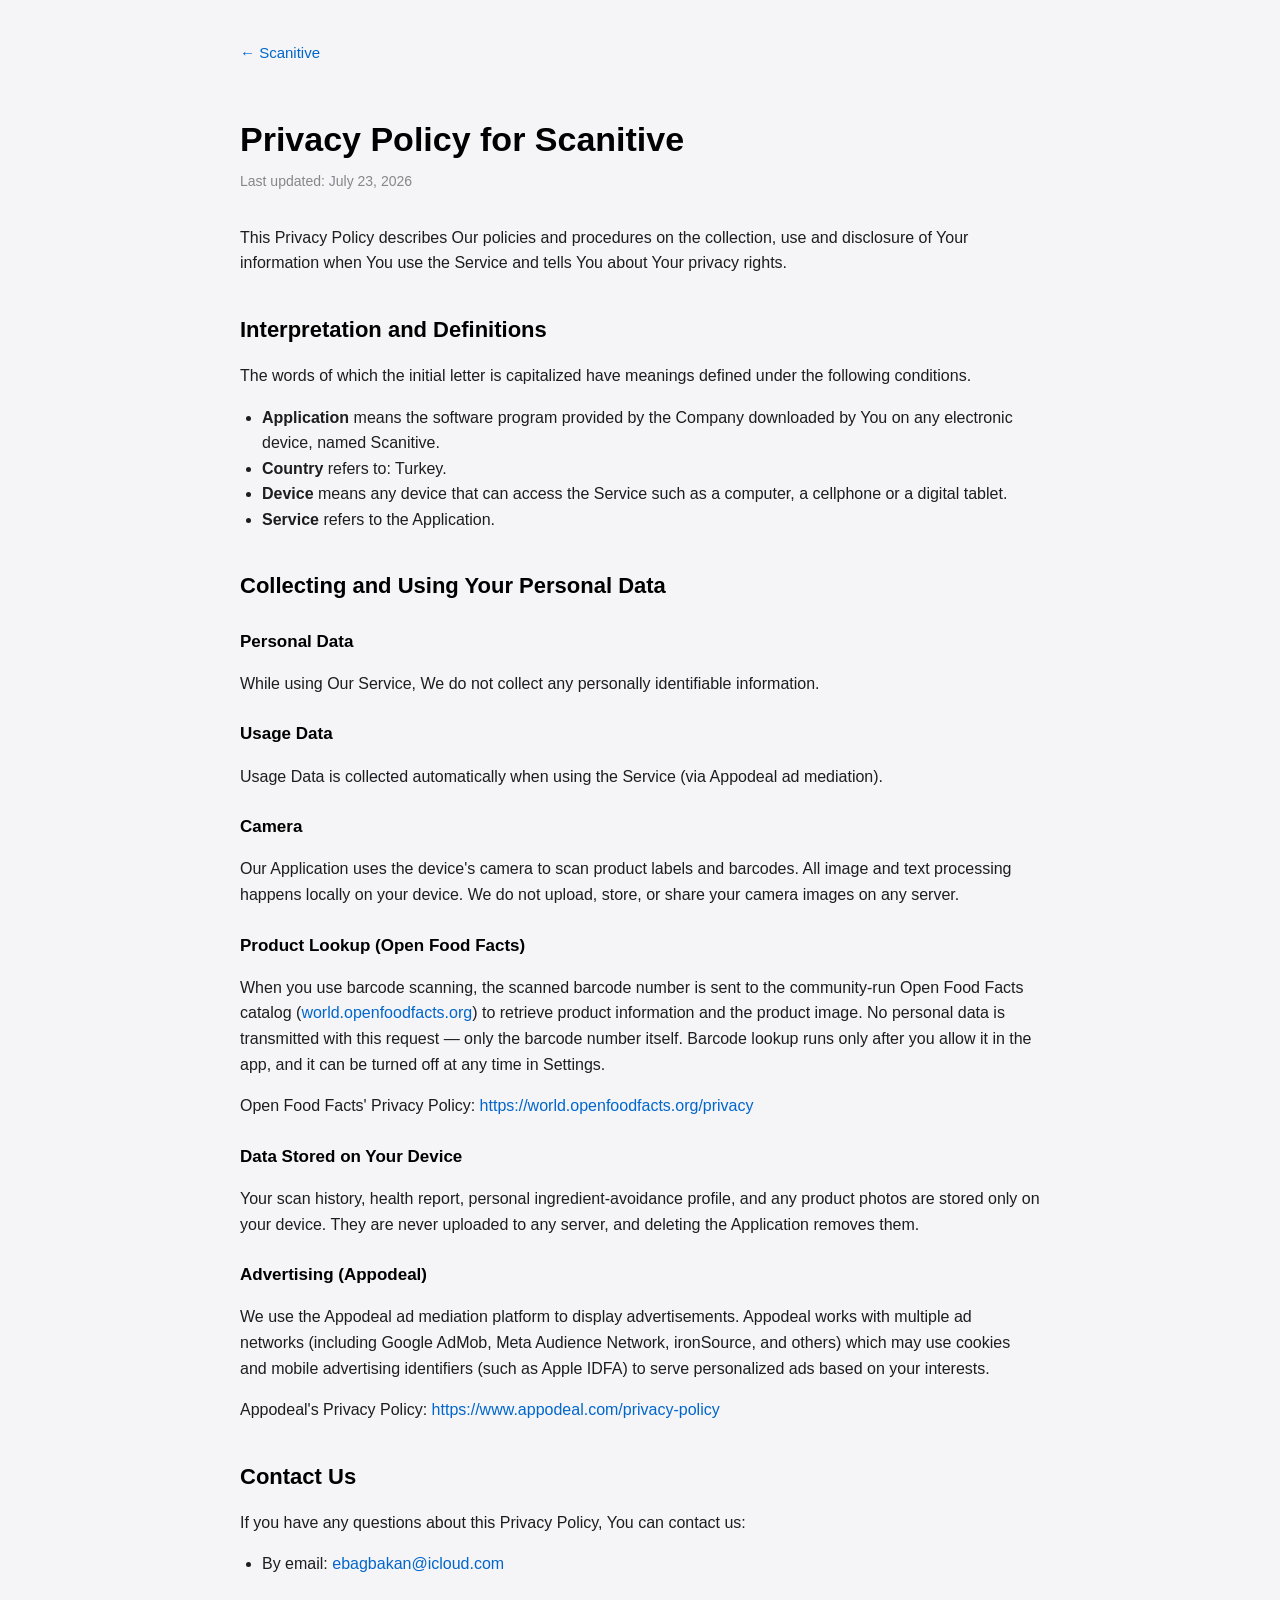
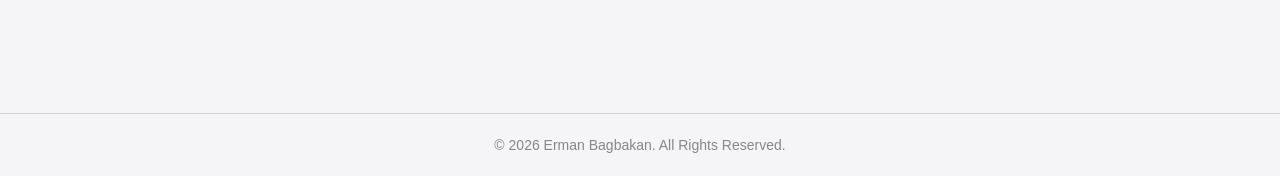
<file: scanitive-site/privacy.html>
<!DOCTYPE html>
<html lang="en">

<head>
    <meta charset="UTF-8">
    <meta name="viewport" content="width=device-width, initial-scale=1.0">
    <title>Privacy Policy - Scanitive</title>
    <style>
        body {
            font-family: -apple-system, BlinkMacSystemFont, 'Segoe UI', Roboto, Oxygen, Ubuntu, Cantarell, 'Open Sans', 'Helvetica Neue', sans-serif;
            background-color: #f5f5f7;
            color: #1d1d1f;
            line-height: 1.6;
            margin: 0;
            padding: 0;
        }

        .container {
            max-width: 800px;
            margin: 0 auto;
            padding: 40px 20px 60px;
        }

        .back-link {
            display: inline-block;
            color: #0066cc;
            text-decoration: none;
            font-size: 15px;
            margin-bottom: 24px;
        }

        .back-link:hover {
            text-decoration: underline;
        }

        h1 {
            font-size: 34px;
            margin-bottom: 4px;
            color: #000;
        }

        p.updated {
            color: #86868b;
            font-size: 14px;
            margin-top: 0;
            margin-bottom: 32px;
        }

        h2 {
            font-size: 22px;
            margin-top: 36px;
            margin-bottom: 8px;
            color: #000;
        }

        h3 {
            font-size: 17px;
            margin-top: 24px;
            margin-bottom: 6px;
            color: #000;
        }

        a {
            color: #0066cc;
            text-decoration: none;
        }

        a:hover {
            text-decoration: underline;
        }

        ul {
            padding-left: 22px;
        }

        footer {
            margin-top: 60px;
            padding: 20px;
            border-top: 1px solid #d2d2d7;
            text-align: center;
            font-size: 14px;
            color: #86868b;
        }
    </style>
</head>

<body>
    <div class="container">
        <a class="back-link" href="index.html">&larr; Scanitive</a>

        <h1>Privacy Policy for Scanitive</h1>
        <p class="updated">Last updated: July 23, 2026</p>

        <p>This Privacy Policy describes Our policies and procedures on the collection, use and
            disclosure of Your information when You use the Service and tells You about Your privacy
            rights.</p>

        <h2>Interpretation and Definitions</h2>
        <p>The words of which the initial letter is capitalized have meanings defined under the
            following conditions.</p>
        <ul>
            <li><strong>Application</strong> means the software program provided by the Company
                downloaded by You on any electronic device, named Scanitive.</li>
            <li><strong>Country</strong> refers to: Turkey.</li>
            <li><strong>Device</strong> means any device that can access the Service such as a
                computer, a cellphone or a digital tablet.</li>
            <li><strong>Service</strong> refers to the Application.</li>
        </ul>

        <h2>Collecting and Using Your Personal Data</h2>

        <h3>Personal Data</h3>
        <p>While using Our Service, We do not collect any personally identifiable information.</p>

        <h3>Usage Data</h3>
        <p>Usage Data is collected automatically when using the Service (via Appodeal ad
            mediation).</p>

        <h3>Camera</h3>
        <p>Our Application uses the device's camera to scan product labels and barcodes. All image
            and text processing happens locally on your device. We do not upload, store, or share
            your camera images on any server.</p>

        <h3>Product Lookup (Open Food Facts)</h3>
        <p>When you use barcode scanning, the scanned barcode number is sent to the community-run
            Open Food Facts catalog (<a href="https://world.openfoodfacts.org"
                target="_blank" rel="noopener">world.openfoodfacts.org</a>) to retrieve product
            information and the product image. No personal data is transmitted with this request
            &mdash; only the barcode number itself. Barcode lookup runs only after you allow it in
            the app, and it can be turned off at any time in Settings.</p>
        <p>Open Food Facts' Privacy Policy:
            <a href="https://world.openfoodfacts.org/privacy" target="_blank"
                rel="noopener">https://world.openfoodfacts.org/privacy</a></p>

        <h3>Data Stored on Your Device</h3>
        <p>Your scan history, health report, personal ingredient-avoidance profile, and any product
            photos are stored only on your device. They are never uploaded to any server, and
            deleting the Application removes them.</p>

        <h3>Advertising (Appodeal)</h3>
        <p>We use the Appodeal ad mediation platform to display advertisements. Appodeal works with
            multiple ad networks (including Google AdMob, Meta Audience Network, ironSource, and
            others) which may use cookies and mobile advertising identifiers (such as Apple IDFA)
            to serve personalized ads based on your interests.</p>
        <p>Appodeal's Privacy Policy:
            <a href="https://www.appodeal.com/privacy-policy" target="_blank"
                rel="noopener">https://www.appodeal.com/privacy-policy</a></p>

        <h2>Contact Us</h2>
        <p>If you have any questions about this Privacy Policy, You can contact us:</p>
        <ul>
            <li>By email: <a href="mailto:ebagbakan@icloud.com">ebagbakan@icloud.com</a></li>
        </ul>
    </div>

    <footer>
        &copy; 2026 Erman Bagbakan. All Rights Reserved.
    </footer>
</body>

</html>
</file>
<file: limn-game/style.css>
/* Limn — site styles. Meditative dark gradient, glowing pipe-color accents. */
:root{
  --bg0:#1a0d2e; --bg1:#3a1528; --bg2:#5a2438; --warm:#f4c08a;
  --ink:#f6efe6; --ink-dim:#e2d4c8; --ink-faint:#b39c93;
  --teal:#5bd1c9; --amber:#f2b45a; --violet:#c57be6; --blue:#6e9bea; --rose:#e87da2;
  --gold:#ecc06a; --card:rgba(255,255,255,.05); --line:rgba(255,255,255,.12);
  --maxw:1080px; --radius:20px;
}
*{box-sizing:border-box;margin:0;padding:0}
html{scroll-behavior:smooth}
body{
  font-family:-apple-system,BlinkMacSystemFont,"Segoe UI",Inter,Roboto,sans-serif;
  color:var(--ink); line-height:1.65; -webkit-font-smoothing:antialiased;
  background:
    radial-gradient(1200px 720px at 50% -12%, rgba(245,196,128,.17), transparent 60%),
    radial-gradient(900px 620px at 86% 14%, rgba(224,128,132,.13), transparent 62%),
    radial-gradient(820px 640px at 10% 72%, rgba(150,66,86,.20), transparent 60%),
    linear-gradient(180deg,var(--bg0) 0%,var(--bg1) 46%,var(--bg2) 100%);
  background-attachment:fixed; min-height:100vh;
}
.wrap{max-width:var(--maxw);margin:0 auto;padding:0 22px}
a{color:inherit}

/* Header / nav */
header{position:sticky;top:0;z-index:20;backdrop-filter:blur(14px);
  background:rgba(23,20,48,.55);border-bottom:1px solid var(--line)}
.nav{display:flex;align-items:center;justify-content:space-between;height:64px}
.brand{display:flex;align-items:center;gap:10px;text-decoration:none}
.brand .mark{font-family:"Snell Roundhand","Sacramento",cursive;font-weight:700;font-size:29px;color:var(--ink);line-height:1}
.nav-right{display:flex;align-items:center;gap:18px}
.nav-right a{font-size:14px;color:var(--ink-dim);text-decoration:none;font-weight:500}
.nav-right a:hover{color:var(--ink)}
.langpick{position:relative}
.langbtn{display:flex;align-items:center;gap:7px;background:var(--card);border:1px solid var(--line);
  color:var(--ink-dim);padding:7px 12px;border-radius:999px;font-size:13px;cursor:pointer;font-weight:500}
.langbtn:hover{color:var(--ink);border-color:rgba(255,255,255,.22)}
.langmenu{position:absolute;right:0;top:46px;background:#221d40;border:1px solid var(--line);
  border-radius:14px;padding:6px;min-width:180px;display:none;box-shadow:0 18px 40px rgba(0,0,0,.45);max-height:60vh;overflow:auto}
.langmenu.open{display:block}
.langmenu button{display:block;width:100%;text-align:left;background:none;border:0;color:var(--ink-dim);
  padding:9px 12px;border-radius:9px;font-size:14px;cursor:pointer}
.langmenu button:hover{background:rgba(255,255,255,.06);color:var(--ink)}
.langmenu button.active{color:var(--gold)}

/* Hero */
.hero{text-align:center;padding:74px 0 40px}
.logo-orbit{width:128px;height:128px;margin:0 auto 26px}
.wordmark-svg{display:block;width:min(340px,74vw);height:auto;margin:2px auto 0;
  filter:drop-shadow(0 6px 22px rgba(185,139,168,.35))}
.tagline{font-family:"Quicksand",sans-serif;font-weight:600;font-size:clamp(22px,4.4vw,34px);margin:14px 0 6px}
.subtag{color:var(--ink-dim);max-width:540px;margin:0 auto;font-size:17px}
.cta{display:inline-flex;align-items:center;gap:10px;margin-top:28px;background:var(--gold);color:#241a05;
  font-weight:700;padding:14px 26px;border-radius:999px;text-decoration:none;font-size:16px;
  box-shadow:0 10px 30px rgba(232,184,75,.3)}
.cta.soon{background:rgba(236,192,106,.10);color:var(--gold);border:1px solid rgba(236,192,106,.42);box-shadow:none;cursor:default}
.dots{display:flex;gap:9px;justify-content:center;margin-top:30px}
.dots i{width:11px;height:11px;border-radius:50%;display:block}

/* Features */
.section{padding:46px 0}
.section h2{font-family:"Quicksand",sans-serif;font-weight:700;font-size:26px;text-align:center;margin-bottom:8px}
.section .lead{text-align:center;color:var(--ink-dim);max-width:560px;margin:0 auto 34px}
.grid{display:grid;grid-template-columns:repeat(auto-fit,minmax(230px,1fr));gap:16px}
.card{background:var(--card);border:1px solid var(--line);border-radius:var(--radius);padding:24px}
.card .ic{width:42px;height:42px;border-radius:12px;display:flex;align-items:center;justify-content:center;
  font-size:22px;margin-bottom:14px;background:rgba(255,255,255,.06)}
.card h3{font-family:"Quicksand",sans-serif;font-weight:600;font-size:18px;margin-bottom:6px}
.card p{color:var(--ink-dim);font-size:15px}

/* Content pages (privacy / support) */
.page{padding:54px 0 30px;max-width:760px;margin:0 auto}
.page h1{font-family:"Quicksand",sans-serif;font-weight:700;font-size:32px;margin-bottom:6px}
.page .updated{color:var(--ink-faint);font-size:14px;margin-bottom:8px}
.page .note{background:var(--card);border:1px solid var(--line);border-radius:12px;padding:10px 14px;
  font-size:14px;color:var(--ink-dim);margin:14px 0 26px}
.page h2{font-family:"Quicksand",sans-serif;font-weight:600;font-size:20px;margin:30px 0 8px;color:var(--ink)}
.page h3{font-weight:600;font-size:16px;margin:18px 0 4px}
.page p,.page li{color:var(--ink-dim);font-size:15.5px;margin-bottom:10px}
.page ul{padding-left:22px;margin-bottom:10px}
.page a{color:var(--teal);text-decoration:none}
.page a:hover{text-decoration:underline}
.email-pill{display:inline-flex;align-items:center;gap:9px;background:var(--card);border:1px solid var(--line);
  border-radius:999px;padding:11px 20px;text-decoration:none;color:var(--ink);font-weight:600;margin-top:6px}
.faq{margin-top:8px}
.faq details{background:var(--card);border:1px solid var(--line);border-radius:14px;padding:4px 18px;margin-bottom:10px}
.faq summary{cursor:pointer;padding:14px 0;font-weight:600;color:var(--ink);list-style:none}
.faq summary::-webkit-details-marker{display:none}
.faq details[open] summary{color:var(--gold)}
.faq p{padding:0 0 14px}

/* Footer */
footer{border-top:1px solid var(--line);margin-top:40px;padding:30px 0 50px;text-align:center}
.foot-links{display:flex;gap:20px;justify-content:center;flex-wrap:wrap;margin-bottom:12px}
.foot-links a{color:var(--ink-dim);text-decoration:none;font-size:14px}
.foot-links a:hover{color:var(--ink)}
.copy{color:var(--ink-faint);font-size:13px}

@media(max-width:560px){
  .hero{padding:54px 0 30px}
  .nav-right{gap:12px}.nav-right .nav-link{display:none}
}
</file>
<file: limn-site/style.css>
/* Limn — site styles. Meditative dark gradient, glowing pipe-color accents. */
:root{
  --bg0:#1a0d2e; --bg1:#3a1528; --bg2:#5a2438; --warm:#f4c08a;
  --ink:#f6efe6; --ink-dim:#e2d4c8; --ink-faint:#b39c93;
  --teal:#5bd1c9; --amber:#f2b45a; --violet:#c57be6; --blue:#6e9bea; --rose:#e87da2;
  --gold:#ecc06a; --card:rgba(255,255,255,.05); --line:rgba(255,255,255,.12);
  --maxw:1080px; --radius:20px;
}
*{box-sizing:border-box;margin:0;padding:0}
html{scroll-behavior:smooth}
body{
  font-family:-apple-system,BlinkMacSystemFont,"Segoe UI",Inter,Roboto,sans-serif;
  color:var(--ink); line-height:1.65; -webkit-font-smoothing:antialiased;
  background:
    radial-gradient(1200px 720px at 50% -12%, rgba(245,196,128,.17), transparent 60%),
    radial-gradient(900px 620px at 86% 14%, rgba(224,128,132,.13), transparent 62%),
    radial-gradient(820px 640px at 10% 72%, rgba(150,66,86,.20), transparent 60%),
    linear-gradient(180deg,var(--bg0) 0%,var(--bg1) 46%,var(--bg2) 100%);
  background-attachment:fixed; min-height:100vh;
}
.wrap{max-width:var(--maxw);margin:0 auto;padding:0 22px}
a{color:inherit}

/* Header / nav */
header{position:sticky;top:0;z-index:20;backdrop-filter:blur(14px);
  background:rgba(23,20,48,.55);border-bottom:1px solid var(--line)}
.nav{display:flex;align-items:center;justify-content:space-between;height:64px}
.brand{display:flex;align-items:center;gap:10px;text-decoration:none}
.brand .mark{font-family:"Snell Roundhand","Sacramento",cursive;font-weight:700;font-size:29px;color:var(--ink);line-height:1}
.nav-right{display:flex;align-items:center;gap:18px}
.nav-right a{font-size:14px;color:var(--ink-dim);text-decoration:none;font-weight:500}
.nav-right a:hover{color:var(--ink)}
.langpick{position:relative}
.langbtn{display:flex;align-items:center;gap:7px;background:var(--card);border:1px solid var(--line);
  color:var(--ink-dim);padding:7px 12px;border-radius:999px;font-size:13px;cursor:pointer;font-weight:500}
.langbtn:hover{color:var(--ink);border-color:rgba(255,255,255,.22)}
.langmenu{position:absolute;right:0;top:46px;background:#221d40;border:1px solid var(--line);
  border-radius:14px;padding:6px;min-width:180px;display:none;box-shadow:0 18px 40px rgba(0,0,0,.45);max-height:60vh;overflow:auto}
.langmenu.open{display:block}
.langmenu button{display:block;width:100%;text-align:left;background:none;border:0;color:var(--ink-dim);
  padding:9px 12px;border-radius:9px;font-size:14px;cursor:pointer}
.langmenu button:hover{background:rgba(255,255,255,.06);color:var(--ink)}
.langmenu button.active{color:var(--gold)}

/* Hero */
.hero{text-align:center;padding:74px 0 40px}
.logo-orbit{width:128px;height:128px;margin:0 auto 26px}
.wordmark-svg{display:block;width:min(340px,74vw);height:auto;margin:2px auto 0;
  filter:drop-shadow(0 6px 22px rgba(185,139,168,.35))}
.tagline{font-family:"Quicksand",sans-serif;font-weight:600;font-size:clamp(22px,4.4vw,34px);margin:14px 0 6px}
.subtag{color:var(--ink-dim);max-width:540px;margin:0 auto;font-size:17px}
.cta{display:inline-flex;align-items:center;gap:10px;margin-top:28px;background:var(--gold);color:#241a05;
  font-weight:700;padding:14px 26px;border-radius:999px;text-decoration:none;font-size:16px;
  box-shadow:0 10px 30px rgba(232,184,75,.3)}
.cta.soon{background:rgba(236,192,106,.10);color:var(--gold);border:1px solid rgba(236,192,106,.42);box-shadow:none;cursor:default}
.dots{display:flex;gap:9px;justify-content:center;margin-top:30px}
.dots i{width:11px;height:11px;border-radius:50%;display:block}

/* Features */
.section{padding:46px 0}
.section h2{font-family:"Quicksand",sans-serif;font-weight:700;font-size:26px;text-align:center;margin-bottom:8px}
.section .lead{text-align:center;color:var(--ink-dim);max-width:560px;margin:0 auto 34px}
.grid{display:grid;grid-template-columns:repeat(auto-fit,minmax(230px,1fr));gap:16px}
.card{background:var(--card);border:1px solid var(--line);border-radius:var(--radius);padding:24px}
.card .ic{width:42px;height:42px;border-radius:12px;display:flex;align-items:center;justify-content:center;
  font-size:22px;margin-bottom:14px;background:rgba(255,255,255,.06)}
.card h3{font-family:"Quicksand",sans-serif;font-weight:600;font-size:18px;margin-bottom:6px}
.card p{color:var(--ink-dim);font-size:15px}

/* Content pages (privacy / support) */
.page{padding:54px 0 30px;max-width:760px;margin:0 auto}
.page h1{font-family:"Quicksand",sans-serif;font-weight:700;font-size:32px;margin-bottom:6px}
.page .updated{color:var(--ink-faint);font-size:14px;margin-bottom:8px}
.page .note{background:var(--card);border:1px solid var(--line);border-radius:12px;padding:10px 14px;
  font-size:14px;color:var(--ink-dim);margin:14px 0 26px}
.page h2{font-family:"Quicksand",sans-serif;font-weight:600;font-size:20px;margin:30px 0 8px;color:var(--ink)}
.page h3{font-weight:600;font-size:16px;margin:18px 0 4px}
.page p,.page li{color:var(--ink-dim);font-size:15.5px;margin-bottom:10px}
.page ul{padding-left:22px;margin-bottom:10px}
.page a{color:var(--teal);text-decoration:none}
.page a:hover{text-decoration:underline}
.email-pill{display:inline-flex;align-items:center;gap:9px;background:var(--card);border:1px solid var(--line);
  border-radius:999px;padding:11px 20px;text-decoration:none;color:var(--ink);font-weight:600;margin-top:6px}
.faq{margin-top:8px}
.faq details{background:var(--card);border:1px solid var(--line);border-radius:14px;padding:4px 18px;margin-bottom:10px}
.faq summary{cursor:pointer;padding:14px 0;font-weight:600;color:var(--ink);list-style:none}
.faq summary::-webkit-details-marker{display:none}
.faq details[open] summary{color:var(--gold)}
.faq p{padding:0 0 14px}

/* Footer */
footer{border-top:1px solid var(--line);margin-top:40px;padding:30px 0 50px;text-align:center}
.foot-links{display:flex;gap:20px;justify-content:center;flex-wrap:wrap;margin-bottom:12px}
.foot-links a{color:var(--ink-dim);text-decoration:none;font-size:14px}
.foot-links a:hover{color:var(--ink)}
.copy{color:var(--ink-faint);font-size:13px}

@media(max-width:560px){
  .hero{padding:54px 0 30px}
  .nav-right{gap:12px}.nav-right .nav-link{display:none}
}
</file>
<file: moonwake-sleeptracker/style.css>
/* Moonwake — site styles. Quiet navy night, warm moonlight gold. */
:root{
  --bg0:#0b1026; --bg1:#111737; --bg2:#1a2148; --warm:#f2c37e;
  --ink:#f3f1ec; --ink-dim:#cfd2e0; --ink-faint:#8f94ad;
  --teal:#63d6c9; --gold:#e9bf74; --indigo:#8f9bf2;
  --card:rgba(255,255,255,.05); --line:rgba(255,255,255,.12);
  --maxw:1080px; --radius:20px;
}
*{box-sizing:border-box;margin:0;padding:0}
html{scroll-behavior:smooth}
body{
  font-family:-apple-system,BlinkMacSystemFont,"Segoe UI",Inter,Roboto,sans-serif;
  color:var(--ink); line-height:1.65; -webkit-font-smoothing:antialiased;
  background:
    radial-gradient(1100px 680px at 50% -10%, rgba(233,191,116,.14), transparent 60%),
    radial-gradient(900px 620px at 88% 16%, rgba(143,155,242,.10), transparent 62%),
    radial-gradient(820px 640px at 8% 74%, rgba(99,214,201,.08), transparent 60%),
    linear-gradient(180deg,var(--bg0) 0%,var(--bg1) 48%,var(--bg2) 100%);
  background-attachment:fixed; min-height:100vh;
}
.wrap{max-width:var(--maxw);margin:0 auto;padding:0 22px}
a{color:inherit}

/* Header / nav */
header{position:sticky;top:0;z-index:20;backdrop-filter:blur(14px);
  background:rgba(11,16,38,.6);border-bottom:1px solid var(--line)}
.nav{display:flex;align-items:center;justify-content:space-between;height:64px}
.brand{display:flex;align-items:center;gap:10px;text-decoration:none}
.brand .mark{font-weight:700;font-size:23px;letter-spacing:.4px;color:var(--ink);line-height:1}
.brand .mark .oo{color:var(--gold)}
.nav-right{display:flex;align-items:center;gap:18px}
.nav-right a{font-size:14px;color:var(--ink-dim);text-decoration:none;font-weight:500}
.nav-right a:hover{color:var(--ink)}

.brand-icon{width:30px;height:30px;border-radius:8px;display:block}

/* Hero */
.hero{text-align:center;padding:74px 0 40px}
.hero-split{display:grid;grid-template-columns:1.15fr .85fr;gap:36px;align-items:center;padding:56px 0 26px}
.hero-copy{text-align:left}
.hero-copy .moon{margin:0 0 22px}
.hero-copy .subtag{margin:0;max-width:520px}
.hero-shot img{width:100%;max-width:340px;height:auto;display:block;margin:0 auto;border-radius:26px;
  border:1px solid var(--line);box-shadow:0 34px 90px rgba(0,0,0,.55), 0 0 70px rgba(233,191,116,.10)}

/* Screenshot rows */
.shots-row{display:grid;grid-template-columns:repeat(3,1fr);gap:18px;max-width:880px;margin:0 auto}
.shot{width:100%;height:auto;border-radius:20px;border:1px solid var(--line);
  box-shadow:0 18px 50px rgba(0,0,0,.42)}
.watch-row{display:flex;gap:20px;justify-content:center;flex-wrap:wrap}
.watch-shot{width:225px;height:auto;border-radius:22px;border:1px solid var(--line);
  box-shadow:0 18px 50px rgba(0,0,0,.42)}
.moon{width:110px;height:110px;margin:0 auto 24px;border-radius:50%;
  background:radial-gradient(circle at 38% 34%, #fdf4dd 0%, #f0d9a4 42%, #caa25e 78%, #8a6a3a 100%);
  box-shadow:0 0 60px rgba(233,191,116,.45), 0 0 140px rgba(233,191,116,.22)}
.tagline{font-weight:700;font-size:clamp(24px,4.6vw,36px);margin:12px 0 6px;letter-spacing:.3px}
.subtag{color:var(--ink-dim);max-width:560px;margin:0 auto;font-size:17px}
.cta{display:inline-flex;align-items:center;gap:10px;margin-top:28px;background:var(--gold);color:#241a05;
  font-weight:700;padding:14px 26px;border-radius:999px;text-decoration:none;font-size:16px;
  box-shadow:0 10px 30px rgba(233,191,116,.28)}
.cta.soon{background:rgba(233,191,116,.10);color:var(--gold);border:1px solid rgba(233,191,116,.42);box-shadow:none;cursor:default}

/* Features */
.section{padding:46px 0}
.section h2{font-weight:700;font-size:26px;text-align:center;margin-bottom:8px}
.section .lead{text-align:center;color:var(--ink-dim);max-width:560px;margin:0 auto 34px}
.grid{display:grid;grid-template-columns:repeat(auto-fit,minmax(230px,1fr));gap:16px}
.card{background:var(--card);border:1px solid var(--line);border-radius:var(--radius);padding:24px}
.card .ic{width:42px;height:42px;border-radius:12px;display:flex;align-items:center;justify-content:center;
  font-size:22px;margin-bottom:14px;background:rgba(255,255,255,.06)}
.card h3{font-weight:600;font-size:18px;margin-bottom:6px}
.card p{color:var(--ink-dim);font-size:15px}

/* Content pages (privacy / terms) */
.page{padding:54px 0 30px;max-width:760px;margin:0 auto}
.page h1{font-weight:700;font-size:32px;margin-bottom:6px}
.page .updated{color:var(--ink-faint);font-size:14px;margin-bottom:8px}
.page .note{background:var(--card);border:1px solid var(--line);border-radius:12px;padding:10px 14px;
  font-size:14px;color:var(--ink-dim);margin:14px 0 26px}
.page h2{font-weight:600;font-size:20px;margin:30px 0 8px;color:var(--ink)}
.page h3{font-weight:600;font-size:16px;margin:18px 0 4px}
.page p,.page li{color:var(--ink-dim);font-size:15.5px;margin-bottom:10px}
.page ul{padding-left:22px;margin-bottom:10px}
.page a{color:var(--teal);text-decoration:none}
.page a:hover{text-decoration:underline}
.email-pill{display:inline-flex;align-items:center;gap:9px;background:var(--card);border:1px solid var(--line);
  border-radius:999px;padding:11px 20px;text-decoration:none;color:var(--ink);font-weight:600;margin-top:6px}

/* Footer */
footer{border-top:1px solid var(--line);margin-top:40px;padding:30px 0 50px;text-align:center}
.foot-links{display:flex;gap:20px;justify-content:center;flex-wrap:wrap;margin-bottom:12px}
.foot-links a{color:var(--ink-dim);text-decoration:none;font-size:14px}
.foot-links a:hover{color:var(--ink)}
.copy{color:var(--ink-faint);font-size:13px}

@media(max-width:760px){
  .hero-split{grid-template-columns:1fr;text-align:center;padding:44px 0 20px}
  .hero-copy{text-align:center}
  .hero-copy .moon{margin:0 auto 20px}
  .hero-copy .subtag{margin:0 auto}
  .hero-shot img{max-width:270px;margin-top:26px}
  .shots-row{grid-template-columns:1fr;max-width:320px}
}
@media(max-width:560px){
  .hero{padding:54px 0 30px}
  .nav-right{gap:12px}
}
</file>
